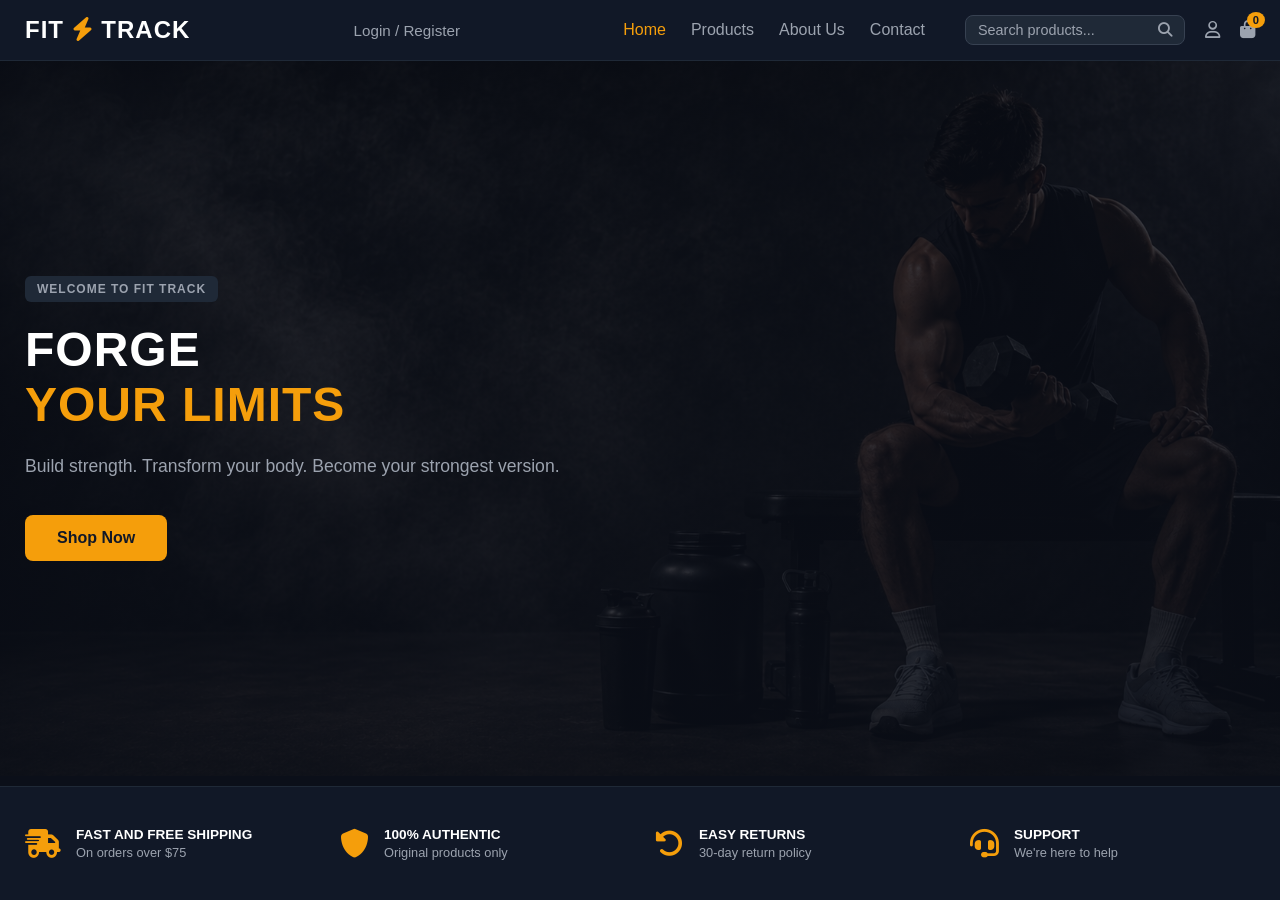
<file: index.html>
<!DOCTYPE html>
<html lang="en">
<head>
	<meta charset="UTF-8">
	<title>Fit Track - Home</title>
	<meta name="viewport" content="width=device-width, initial-scale=1.0">
	<link rel="stylesheet" href="https://cdnjs.cloudflare.com/ajax/libs/font-awesome/6.5.1/css/all.min.css">
	<link rel="stylesheet" href="index.css">
</head>
<body>

<header id="header">
	<div class="header-container">
		<a href="index.html" class="logo">FIT <span class="logo-flash"><i class="fa-solid fa-bolt"></i></span> TRACK</a>
		<a href="login.html" class="nav-login-link" style="color: #9ca3af; text-decoration: none; font-weight: 500; font-size: 0.95rem; transition: color 0.2s;">Login / Register</a>
		<div class="header-navigation-block">
			<nav>
				<ul>
					<li><a href="index.html" class="active">Home</a></li>
					<li><a href="products.html">Products</a></li>
					<li><a href="about.html">About Us</a></li>
					<li><a href="contact.html">Contact</a></li>
				</ul>
			</nav>

			<div class="header-right">
				<div class="search-box">
					<input type="text" placeholder="Search products...">
					<button type="submit"><i class="fa-solid fa-magnifying-glass"></i></button>
				</div>
				<a href="login.html" class="icon-link"><i class="fa-regular fa-user"></i></a>

				<!-- Sliding Cart Trigger -->
				<button id="cart-toggle-btn" class="icon-link" type="button">
					<i class="fa-solid fa-bag-shopping"></i>
					<span id="cart-count">0</span>
				</button>
			</div>
		</div>
	</div>
</header>

<main id="body">
	<section class="hero-section">
		<div class="hero-content">
			<span class="badge-pill">WELCOME TO FIT TRACK</span>
			<h1 class="hero-title">FORGE <br><span class="highlight">YOUR LIMITS</span></h1>
			<p class="hero-subtitle">Build strength. Transform your body. Become your strongest version.</p>
			<div class="hero-actions">
				<a class="shop-btn" href="products.html">Shop Now</a>
			</div>
		</div>
	</section>
</main>

<div id="cart-modal" class="cart-modal">
	<div class="cart-content">
		<div class="cart-header">
			<h2>Your Shopping Cart</h2>
			<button id="close-cart" class="close-cart-btn">&times;</button>
		</div>
		<div id="cart-items-container" class="cart-items-container">
			<p class="empty-cart-msg">Your cart is currently empty.</p>
		</div>
		<div class="cart-footer">
			<div class="cart-total-row">
				<span>Total:</span>
				<span id="cart-total-price">$0.00</span>
			</div>
			<a href="cart.html" class="checkout-btn" style="text-align: center; text-decoration: none; display: block;">Proceed to Checkout</a>
		</div>
	</div>
</div>

<footer>
	<div class="footer-item">
		<i class="fa-solid fa-truck-fast"></i>
		<div>
			<h4>FAST AND FREE SHIPPING</h4>
			<p>On orders over $75</p>
		</div>
	</div>

	<div class="footer-item">
		<i class="fa-solid fa-shield"></i>
		<div>
			<h4>100% AUTHENTIC</h4>
			<p>Original products only</p>
		</div>
	</div>

	<div class="footer-item">
		<i class="fa-solid fa-rotate-left"></i>
		<div>
			<h4>EASY RETURNS</h4>
			<p>30-day return policy</p>
		</div>
	</div>

	<div class="footer-item">
		<i class="fa-solid fa-headset"></i>
		<div>
			<h4>SUPPORT</h4>
			<p>We're here to help</p>
		</div>
	</div>
</footer>
<script>
	document.addEventListener('DOMContentLoaded', () => {
		const searchInput = document.getElementById('search-input');
		const priceRange = document.getElementById('price-range');
		const priceMaximum = document.getElementById('price-maximum');
		const clearBtn = document.getElementById('clear-filters');
		const categoryLinks = document.querySelectorAll('.category-link');
		const brandCheckboxes = document.querySelectorAll('input[name="brand"]');
		const flavourCheckboxes = document.querySelectorAll('input[name="flavour"]');
		const productCards = document.querySelectorAll('.product-card');
		const noResultsMsg = document.getElementById('no-results');

		// Cart Elements
		const cartToggleBtn = document.getElementById('cart-toggle-btn');
		const cartModal = document.getElementById('cart-modal');
		const closeCartBtn = document.getElementById('close-cart');
		const cartItemsContainer = document.getElementById('cart-items-container');
		const cartCountSpan = document.getElementById('cart-count');
		const cartTotalPriceSpan = document.getElementById('cart-total-price');
		const addToCartButtons = document.querySelectorAll('.add-to-cart-btn');

		let cart = JSON.parse(localStorage.getItem('fitTrackCart')) || [];
		let currentCategory = 'all';

		updateCartUI();

		function filterProducts() {
			if (!searchInput) return;
			const searchTerm = searchInput.value.toLowerCase().trim();
			const maxPrice = parseFloat(priceRange.value);

			const selectedBrands = Array.from(brandCheckboxes).filter(cb => cb.checked).map(cb => cb.value);
			const selectedFlavours = Array.from(flavourCheckboxes).filter(cb => cb.checked).map(cb => cb.value);

			let visibleCount = 0;

			productCards.forEach(card => {
				const category = card.getAttribute('data-category');
				const brand = card.getAttribute('data-brand');
				const flavour = card.getAttribute('data-flavour');
				const price = parseFloat(card.getAttribute('data-price'));
				const titleElement = card.querySelector('h4') || card.querySelector('h3');
				const titleText = titleElement ? titleElement.textContent.toLowerCase() : '';

				const matchesCategory = (currentCategory === 'all' || category === currentCategory);
				const matchesSearch = (searchTerm === '' || titleText.includes(searchTerm));
				const matchesPrice = (price <= maxPrice);
				const matchesBrand = (selectedBrands.length === 0 || selectedBrands.includes(brand));
				const matchesFlavour = (selectedFlavours.length === 0 || selectedFlavours.includes(flavour));

				if (matchesCategory && matchesSearch && matchesPrice && matchesBrand && matchesFlavour) {
					card.style.display = 'flex';
					visibleCount++;
				} else {
					card.style.display = 'none';
				}
			});

			if (noResultsMsg) {
				noResultsMsg.style.display = (visibleCount === 0) ? 'block' : 'none';
			}
		}

		if (searchInput) searchInput.addEventListener('input', filterProducts);
		if (priceRange) {
			priceRange.addEventListener('input', (e) => {
				priceMaximum.textContent = '\$' + e.target.value;
				filterProducts();
			});
		}

		categoryLinks.forEach(link => {
			link.addEventListener('click', (e) => {
				e.preventDefault();
				categoryLinks.forEach(l => l.parentElement.classList.remove('selected'));
				link.parentElement.classList.add('selected');
				currentCategory = link.getAttribute('data-category');
				filterProducts();
			});
		});

		brandCheckboxes.forEach(cb => cb.addEventListener('change', filterProducts));
		flavourCheckboxes.forEach(cb => cb.addEventListener('change', filterProducts));

		if (clearBtn) {
			clearBtn.addEventListener('click', () => {
				searchInput.value = '';
				priceRange.value = 150;
				priceMaximum.textContent = '\$150';
				brandCheckboxes.forEach(cb => cb.checked = false);
				flavourCheckboxes.forEach(cb => cb.checked = false);
				currentCategory = 'all';
				categoryLinks.forEach(l => l.parentElement.classList.remove('selected'));
				const allCat = document.querySelector('.category-link[data-category="all"]');
				if (allCat) allCat.parentElement.classList.add('selected');
				filterProducts();
			});
		}

		function updateCartUI() {
			if (!cartCountSpan) return;

			cartCountSpan.textContent = cart.reduce((acc, item) => acc + item.quantity, 0);

			localStorage.setItem('fitTrackCart', JSON.stringify(cart));

			if (cart.length === 0) {
				cartItemsContainer.innerHTML = '<p class="empty-cart-msg">Your cart is currently empty.</p>';
				cartTotalPriceSpan.textContent = '\$0.00';
				return;
			}

			let html = '';
			let total = 0;

			cart.forEach((item, index) => {
				const itemTotal = item.price * item.quantity;
				total += itemTotal;
				html += `
                <div class="cart-item" style="display: flex; justify-content: space-between; align-items: center; margin-bottom: 12px; border-bottom: 1px solid #1f2937; padding-bottom: 10px;">
                    <div class="cart-item-info">
                        <h4 style="font-size: 0.85rem; color: #fff; margin-bottom: 3px;">${item.name}</h4>
                        <p style="font-size: 0.75rem; color: #9ca3af;">$${item.price.toFixed(2)} x ${item.quantity}</p>
                    </div>
                    <div class="cart-item-actions" style="display: flex; align-items: center; gap: 8px;">
                        <button onclick="changeQty(${index}, -1)" style="background: #1f2937; color: #fff; border: none; padding: 2px 8px; border-radius: 4px; cursor: pointer;">-</button>
                        <span style="font-size: 0.85rem;">${item.quantity}</span>
                        <button onclick="changeQty(${index}, 1)" style="background: #1f2937; color: #fff; border: none; padding: 2px 8px; border-radius: 4px; cursor: pointer;">+</button>
                        <button class="remove-btn" onclick="removeItem(${index})" style="background: transparent; color: #ef4444; border: none; cursor: pointer;"><i class="fa-solid fa-trash"></i></button>
                    </div>
                </div>
            `;
			});

			cartItemsContainer.innerHTML = html;
			cartTotalPriceSpan.textContent = '\$' + total.toFixed(2);
		}

		window.changeQty = function(index, delta) {
			cart[index].quantity += delta;
			if (cart[index].quantity <= 0) {
				cart.splice(index, 1);
			}
			updateCartUI();
		}

		window.removeItem = function(index) {
			cart.splice(index, 1);
			updateCartUI();
		}

		addToCartButtons.forEach(btn => {
			btn.addEventListener('click', () => {
				const name = btn.getAttribute('data-name');
				const price = parseFloat(btn.getAttribute('data-price'));
				const img = btn.getAttribute('data-img') || 'images/standard.png';

				const existing = cart.find(item => item.name === name);
				if (existing) {
					existing.quantity++;
				} else {
					cart.push({ name, price, quantity: 1, img });
				}
				updateCartUI();
				if (cartModal) cartModal.style.display = 'flex';
			});
		});

		if (cartToggleBtn && cartModal && closeCartBtn) {
			cartToggleBtn.addEventListener('click', (e) => {
				e.preventDefault();
				cartModal.style.display = 'flex';
			});

			closeCartBtn.addEventListener('click', () => {
				cartModal.style.display = 'none';
			});

			window.addEventListener('click', (e) => {
				if (e.target === cartModal) {
					cartModal.style.display = 'none';
				}
			});
		}
	});
</script>

</body>
</html>
</file>
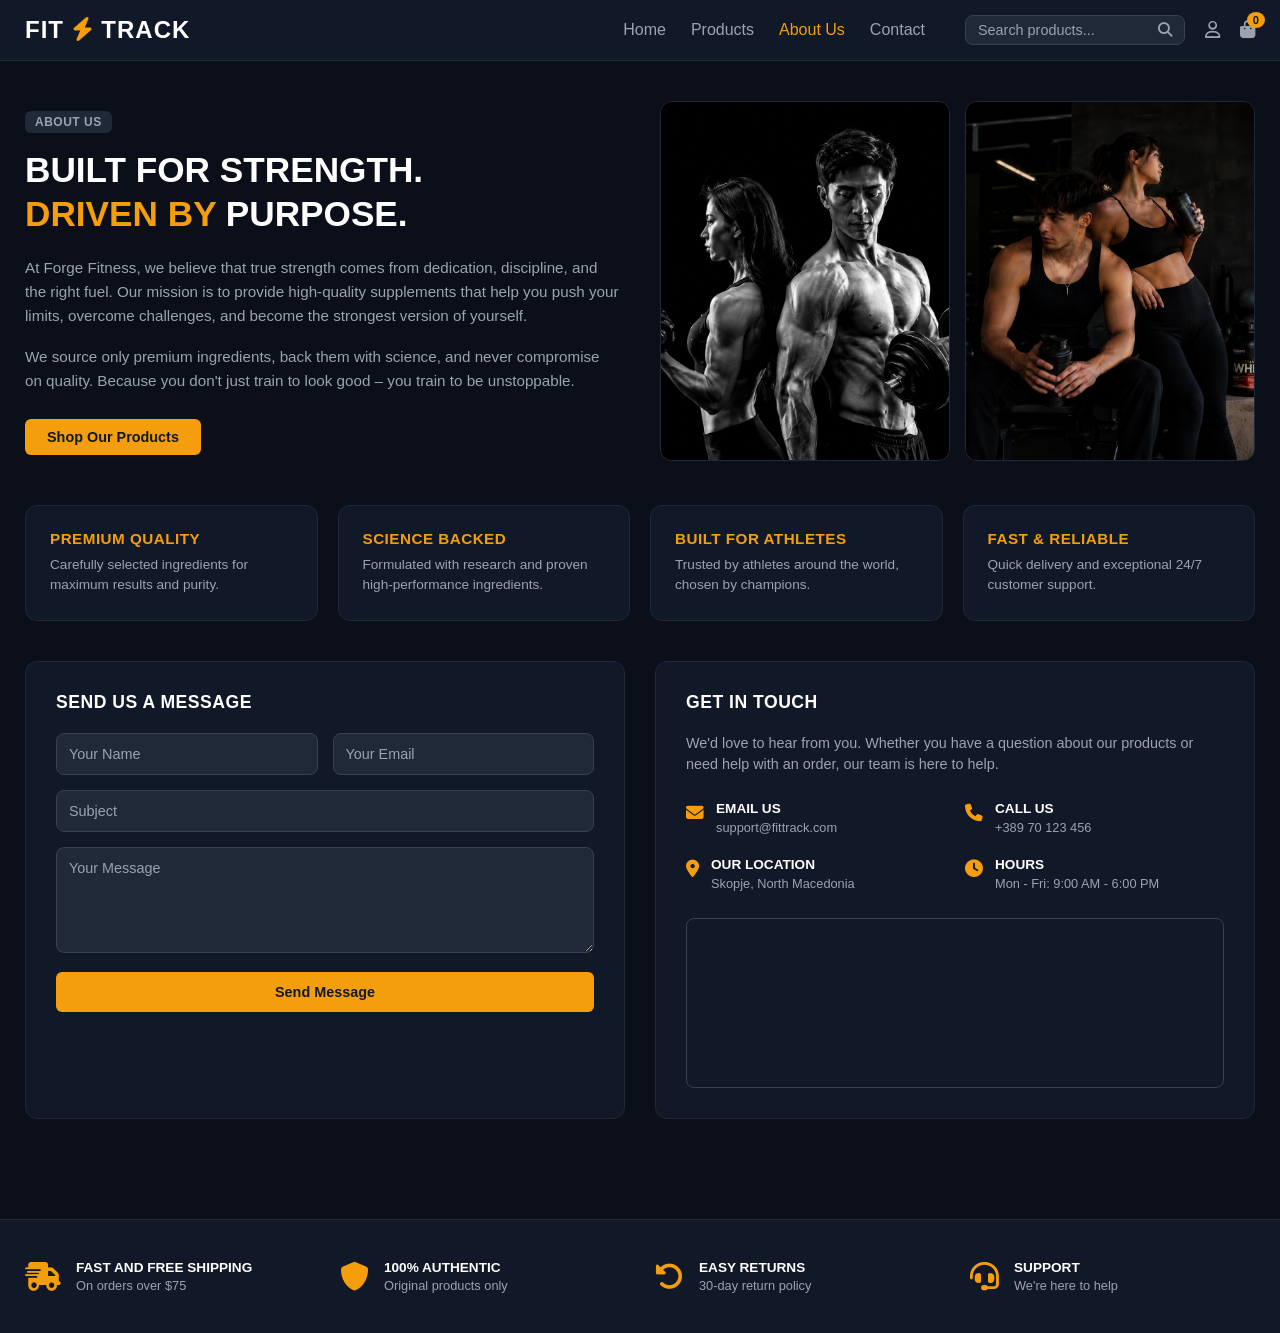
<file: about.html>
<!DOCTYPE html>
<html lang="en">
<head>
    <meta charset="UTF-8">
    <title>Fit Track - About Us</title>
    <meta name="viewport" content="width=device-width, initial-scale=1.0">
    <link rel="stylesheet" href="https://cdnjs.cloudflare.com/ajax/libs/font-awesome/6.5.1/css/all.min.css">
    <link rel="stylesheet" href="about.css">
</head>
<body>

<header id="header">
    <div class="header-container">
        <a href="index.html" class="logo">FIT <span class="logo-flash"><i class="fa-solid fa-bolt"></i></span> TRACK</a>

        <div class="header-navigation-block">
            <nav>
                <ul>
                    <li><a href="index.html">Home</a></li>
                    <li><a href="products.html">Products</a></li>
                    <li><a href="about.html" class="active">About Us</a></li>
                    <li><a href="contact.html">Contact</a></li>
                </ul>
            </nav>

            <div class="header-right">
                <div class="search-box">
                    <input type="text" placeholder="Search products...">
                    <button type="submit"><i class="fa-solid fa-magnifying-glass"></i></button>
                </div>
                <a href="login.html" class="icon-link"><i class="fa-regular fa-user"></i></a>

                <button id="cart-toggle-btn" class="icon-link" type="button">
                    <i class="fa-solid fa-bag-shopping"></i>
                    <span id="cart-count">0</span>
                </button>
            </div>
        </div>
    </div>
</header>

<main id="body">

    <section class="about-hero">
        <div class="about-text-side">
            <span class="badge-pill">ABOUT US</span>
            <h1>BUILT FOR STRENGTH.<br><span class="highlight">DRIVEN BY</span> PURPOSE.</h1>
            <p>At Forge Fitness, we believe that true strength comes from dedication, discipline, and the right fuel. Our mission is to provide high-quality supplements that help you push your limits, overcome challenges, and become the strongest version of yourself.</p>
            <p>We source only premium ingredients, back them with science, and never compromise on quality. Because you don't just train to look good – you train to be unstoppable.</p>
            <a href="products.html" class="cta-btn">Shop Our Products</a>
        </div>
        <div class="about-image-side">
            <div class="img-box"><img src="images/about-man-workout.png" alt="Athlete training"></div>
            <div class="img-box"><img src="images/about-couple-gym.png" alt="Couple in gym"></div>
        </div>
    </section>

    <section class="values-strip">
        <div class="value-card">
            <h4>PREMIUM QUALITY</h4>
            <p>Carefully selected ingredients for maximum results and purity.</p>
        </div>
        <div class="value-card">
            <h4>SCIENCE BACKED</h4>
            <p>Formulated with research and proven high-performance ingredients.</p>
        </div>
        <div class="value-card">
            <h4>BUILT FOR ATHLETES</h4>
            <p>Trusted by athletes around the world, chosen by champions.</p>
        </div>
        <div class="value-card">
            <h4>FAST & RELIABLE</h4>
            <p>Quick delivery and exceptional 24/7 customer support.</p>
        </div>
    </section>

    <section id="contact-section" class="contact-container">

        <div class="contact-card message-box">
            <h3>SEND US A MESSAGE</h3>
            <form action="#" method="POST">
                <div class="form-row">
                    <input type="text" placeholder="Your Name" required>
                    <input type="email" placeholder="Your Email" required>
                </div>
                <input type="text" placeholder="Subject" required>
                <textarea placeholder="Your Message" rows="5" required></textarea>
                <button type="submit" class="send-btn">Send Message</button>
            </form>
        </div>

        <div class="contact-card info-box">
            <h3>GET IN TOUCH</h3>
            <p class="intro-p">We'd love to hear from you. Whether you have a question about our products or need help with an order, our team is here to help.</p>

            <div class="info-grid">
                <div class="info-block">
                    <i class="fa-solid fa-envelope"></i>
                    <div>
                        <h5>EMAIL US</h5>
                        <p>support@fittrack.com</p>
                    </div>
                </div>
                <div class="info-block">
                    <i class="fa-solid fa-phone"></i>
                    <div>
                        <h5>CALL US</h5>
                        <p>+389 70 123 456</p>
                    </div>
                </div>
                <div class="info-block">
                    <i class="fa-solid fa-location-dot"></i>
                    <div>
                        <h5>OUR LOCATION</h5>
                        <p>Skopje, North Macedonia</p>
                    </div>
                </div>
                <div class="info-block">
                    <i class="fa-solid fa-clock"></i>
                    <div>
                        <h5>HOURS</h5>
                        <p>Mon - Fri: 9:00 AM - 6:00 PM</p>
                    </div>
                </div>
            </div>

            <div class="map-placeholder">
                <iframe src="https://www.google.com/maps/embed?pb=!1m18!1m12!1m3!1d94863.91185565578!2d21.353381615967073!3d41.99911902888265!2m3!1f0!2f0!3f0!3m2!1i1024!2i768!4f13.1!3m3!1m2!1s0x135415a58c63cb09%3A0x2f6cf9bc23fe71!2sSkopje!5e0!3m2!1sen!2smk!4v1710000000000!5m2!1sen!2smk" width="100%" height="100%" style="border:0;" allowfullscreen="" loading="lazy"></iframe>
            </div>
        </div>

    </section>
</main>

<div id="cart-modal" class="cart-modal">
    <div class="cart-content">
        <div class="cart-header">
            <h2>Your Shopping Cart</h2>
            <button id="close-cart" class="close-cart-btn">&times;</button>
        </div>
        <div id="cart-items-container" class="cart-items-container">
            <p class="empty-cart-msg">Your cart is currently empty.</p>
        </div>
        <div class="cart-footer">
            <div class="cart-total-row">
                <span>Total:</span>
                <span id="cart-total-price">$0.00</span>
            </div>
            <a href="cart.html" class="checkout-btn">Proceed to Checkout</a>
        </div>
    </div>
</div>

<footer>
    <div class="footer-item">
        <i class="fa-solid fa-truck-fast"></i>
        <div>
            <h4>FAST AND FREE SHIPPING</h4>
            <p>On orders over $75</p>
        </div>
    </div>

    <div class="footer-item">
        <i class="fa-solid fa-shield"></i>
        <div>
            <h4>100% AUTHENTIC</h4>
            <p>Original products only</p>
        </div>
    </div>

    <div class="footer-item">
        <i class="fa-solid fa-rotate-left"></i>
        <div>
            <h4>EASY RETURNS</h4>
            <p>30-day return policy</p>
        </div>
    </div>

    <div class="footer-item">
        <i class="fa-solid fa-headset"></i>
        <div>
            <h4>SUPPORT</h4>
            <p>We're here to help</p>
        </div>
    </div>
</footer>

<script>
    document.addEventListener('DOMContentLoaded', () => {
        const searchInput = document.getElementById('search-input');
        const priceRange = document.getElementById('price-range');
        const priceMaximum = document.getElementById('price-maximum');
        const clearBtn = document.getElementById('clear-filters');
        const categoryLinks = document.querySelectorAll('.category-link');
        const brandCheckboxes = document.querySelectorAll('input[name="brand"]');
        const flavourCheckboxes = document.querySelectorAll('input[name="flavour"]');
        const productCards = document.querySelectorAll('.product-card');
        const noResultsMsg = document.getElementById('no-results');

        const cartToggleBtn = document.getElementById('cart-toggle-btn');
        const cartModal = document.getElementById('cart-modal');
        const closeCartBtn = document.getElementById('close-cart');
        const cartItemsContainer = document.getElementById('cart-items-container');
        const cartCountSpan = document.getElementById('cart-count');
        const cartTotalPriceSpan = document.getElementById('cart-total-price');
        const addToCartButtons = document.querySelectorAll('.add-to-cart-btn');

        let cart = JSON.parse(localStorage.getItem('fitTrackCart')) || [];
        let currentCategory = 'all';

        updateCartUI();

        function filterProducts() {
            if (!searchInput) return;
            const searchTerm = searchInput.value.toLowerCase().trim();
            const maxPrice = parseFloat(priceRange.value);

            const selectedBrands = Array.from(brandCheckboxes).filter(cb => cb.checked).map(cb => cb.value);
            const selectedFlavours = Array.from(flavourCheckboxes).filter(cb => cb.checked).map(cb => cb.value);

            let visibleCount = 0;

            productCards.forEach(card => {
                const category = card.getAttribute('data-category');
                const brand = card.getAttribute('data-brand');
                const flavour = card.getAttribute('data-flavour');
                const price = parseFloat(card.getAttribute('data-price'));
                const titleElement = card.querySelector('h4') || card.querySelector('h3');
                const titleText = titleElement ? titleElement.textContent.toLowerCase() : '';

                const matchesCategory = (currentCategory === 'all' || category === currentCategory);
                const matchesSearch = (searchTerm === '' || titleText.includes(searchTerm));
                const matchesPrice = (price <= maxPrice);
                const matchesBrand = (selectedBrands.length === 0 || selectedBrands.includes(brand));
                const matchesFlavour = (selectedFlavours.length === 0 || selectedFlavours.includes(flavour));

                if (matchesCategory && matchesSearch && matchesPrice && matchesBrand && matchesFlavour) {
                    card.style.display = 'flex';
                    visibleCount++;
                } else {
                    card.style.display = 'none';
                }
            });

            if (noResultsMsg) {
                noResultsMsg.style.display = (visibleCount === 0) ? 'block' : 'none';
            }
        }

        if (searchInput) searchInput.addEventListener('input', filterProducts);
        if (priceRange) {
            priceRange.addEventListener('input', (e) => {
                priceMaximum.textContent = '\$' + e.target.value;
                filterProducts();
            });
        }

        categoryLinks.forEach(link => {
            link.addEventListener('click', (e) => {
                e.preventDefault();
                categoryLinks.forEach(l => l.parentElement.classList.remove('selected'));
                link.parentElement.classList.add('selected');
                currentCategory = link.getAttribute('data-category');
                filterProducts();
            });
        });

        brandCheckboxes.forEach(cb => cb.addEventListener('change', filterProducts));
        flavourCheckboxes.forEach(cb => cb.addEventListener('change', filterProducts));

        if (clearBtn) {
            clearBtn.addEventListener('click', () => {
                searchInput.value = '';
                priceRange.value = 150;
                priceMaximum.textContent = '\$150';
                brandCheckboxes.forEach(cb => cb.checked = false);
                flavourCheckboxes.forEach(cb => cb.checked = false);
                currentCategory = 'all';
                categoryLinks.forEach(l => l.parentElement.classList.remove('selected'));
                const allCat = document.querySelector('.category-link[data-category="all"]');
                if (allCat) allCat.parentElement.classList.add('selected');
                filterProducts();
            });
        }

        function updateCartUI() {
            if (!cartCountSpan) return;

            cartCountSpan.textContent = cart.reduce((acc, item) => acc + item.quantity, 0);

            localStorage.setItem('fitTrackCart', JSON.stringify(cart));

            if (cart.length === 0) {
                cartItemsContainer.innerHTML = '<p class="empty-cart-msg">Your cart is currently empty.</p>';
                cartTotalPriceSpan.textContent = '\$0.00';
                return;
            }

            let html = '';
            let total = 0;

            cart.forEach((item, index) => {
                const itemTotal = item.price * item.quantity;
                total += itemTotal;
                html += `
                <div class="cart-item" style="display: flex; justify-content: space-between; align-items: center; margin-bottom: 12px; border-bottom: 1px solid #1f2937; padding-bottom: 10px;">
                    <div class="cart-item-info">
                        <h4 style="font-size: 0.85rem; color: #fff; margin-bottom: 3px;">${item.name}</h4>
                        <p style="font-size: 0.75rem; color: #9ca3af;">$${item.price.toFixed(2)} x ${item.quantity}</p>
                    </div>
                    <div class="cart-item-actions" style="display: flex; align-items: center; gap: 8px;">
                        <button onclick="changeQty(${index}, -1)" style="background: #1f2937; color: #fff; border: none; padding: 2px 8px; border-radius: 4px; cursor: pointer;">-</button>
                        <span style="font-size: 0.85rem;">${item.quantity}</span>
                        <button onclick="changeQty(${index}, 1)" style="background: #1f2937; color: #fff; border: none; padding: 2px 8px; border-radius: 4px; cursor: pointer;">+</button>
                        <button class="remove-btn" onclick="removeItem(${index})" style="background: transparent; color: #ef4444; border: none; cursor: pointer;"><i class="fa-solid fa-trash"></i></button>
                    </div>
                </div>
            `;
            });

            cartItemsContainer.innerHTML = html;
            cartTotalPriceSpan.textContent = '\$' + total.toFixed(2);
        }

        window.changeQty = function(index, delta) {
            cart[index].quantity += delta;
            if (cart[index].quantity <= 0) {
                cart.splice(index, 1);
            }
            updateCartUI();
        }

        window.removeItem = function(index) {
            cart.splice(index, 1);
            updateCartUI();
        }

        addToCartButtons.forEach(btn => {
            btn.addEventListener('click', () => {
                const name = btn.getAttribute('data-name');
                const price = parseFloat(btn.getAttribute('data-price'));
                const img = btn.getAttribute('data-img') || 'images/standard.png';

                const existing = cart.find(item => item.name === name);
                if (existing) {
                    existing.quantity++;
                } else {
                    cart.push({ name, price, quantity: 1, img });
                }
                updateCartUI();
                if (cartModal) cartModal.style.display = 'flex';
            });
        });

        if (cartToggleBtn && cartModal && closeCartBtn) {
            cartToggleBtn.addEventListener('click', (e) => {
                e.preventDefault();
                cartModal.style.display = 'flex';
            });

            closeCartBtn.addEventListener('click', () => {
                cartModal.style.display = 'none';
            });

            window.addEventListener('click', (e) => {
                if (e.target === cartModal) {
                    cartModal.style.display = 'none';
                }
            });
        }
    });
</script>

</body>
</html>
</file>
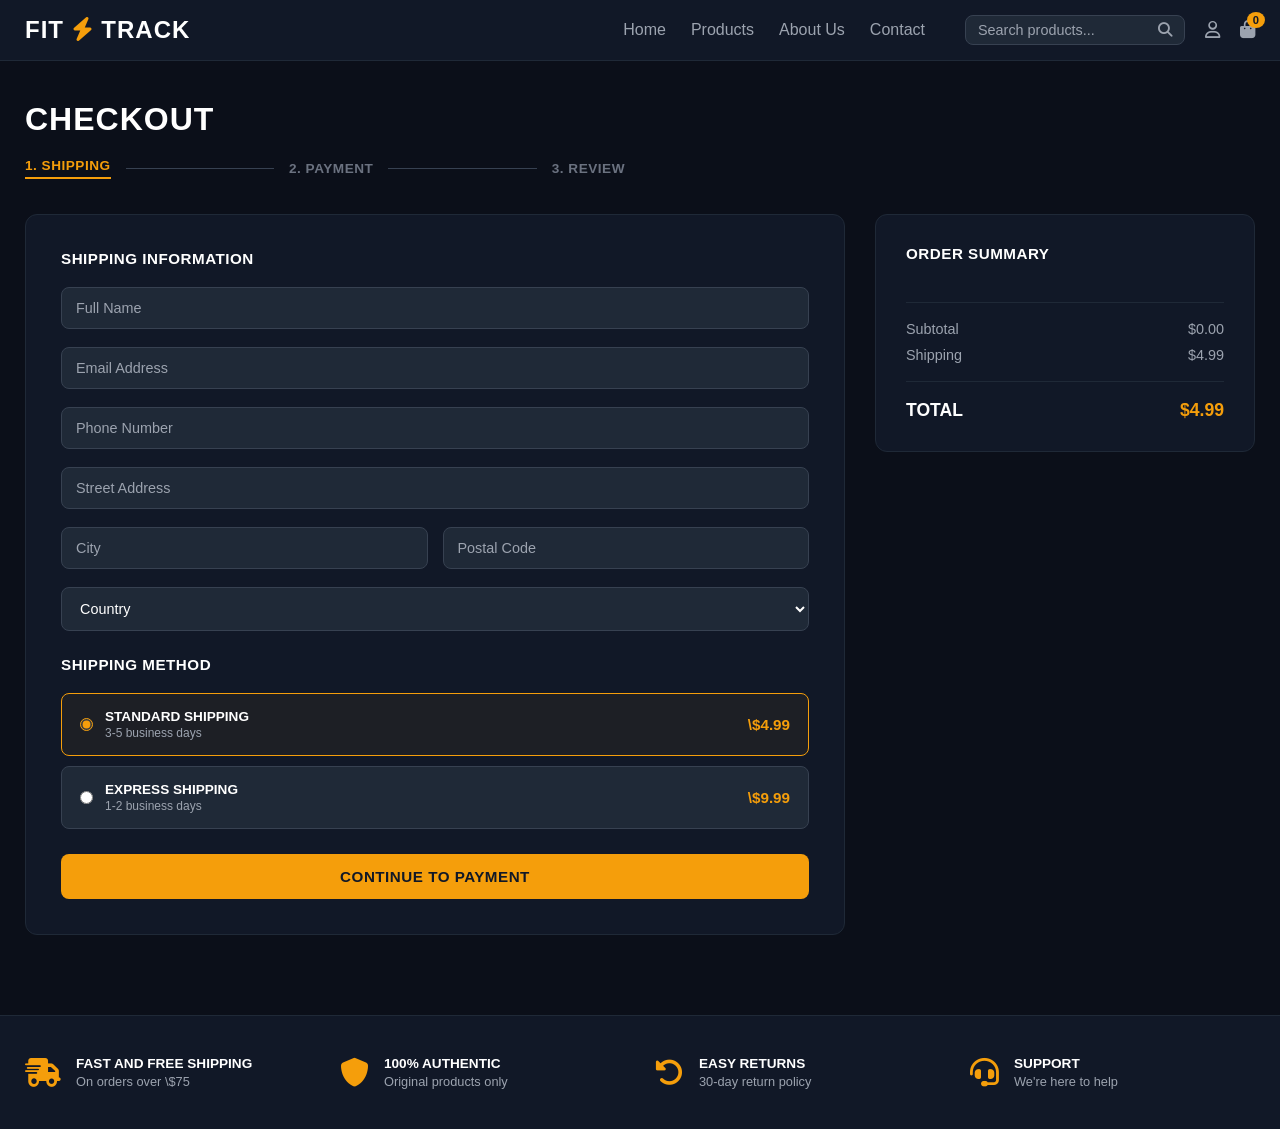
<file: cart.html>
<!DOCTYPE html>
<html lang="en">
<head>
    <meta charset="UTF-8">
    <title>Fit Track - Checkout</title>
    <meta name="viewport" content="width=device-width, initial-scale=1.0">
    <link rel="stylesheet" href="https://cdnjs.cloudflare.com/ajax/libs/font-awesome/6.5.1/css/all.min.css">
    <link rel="stylesheet" href="cart.css">
</head>
<body>

<header id="header">
    <div class="header-container">
        <a href="index.html" class="logo">FIT <span class="logo-flash"><i class="fa-solid fa-bolt"></i></span> TRACK</a>

        <div class="header-navigation-block">
            <nav>
                <ul>
                    <li><a href="index.html">Home</a></li>
                    <li><a href="products.html">Products</a></li>
                    <li><a href="about.html">About Us</a></li>
                    <li><a href="contact.html">Contact</a></li>
                </ul>
            </nav>

            <div class="header-right">
                <div class="search-box">
                    <input type="text" placeholder="Search products...">
                    <button type="submit"><i class="fa-solid fa-magnifying-glass"></i></button>
                </div>
                <a href="login.html" class="icon-link"><i class="fa-regular fa-user"></i></a>
                <button id="cart-toggle-btn" class="icon-link" type="button">
                    <i class="fa-solid fa-bag-shopping"></i>
                    <span id="cart-count">0</span>
                </button>
            </div>
        </div>
    </div>
</header>

<main class="page-content">
    <div class="header-title">CHECKOUT</div>

    <div class="steps-bar">
        <span class="step active">1. SHIPPING</span>
        <div class="step-line"></div>
        <span class="step">2. PAYMENT</span>
        <div class="step-line"></div>
        <span class="step">3. REVIEW</span>
    </div>

    <div class="checkout-container">

        <div class="checkout-form">
            <div class="section-title">SHIPPING INFORMATION</div>

            <form id="checkout-form">
                <div class="form-group">
                    <input type="text" placeholder="Full Name" required>
                </div>

                <div class="form-group">
                    <input type="email" placeholder="Email Address" required>
                </div>

                <div class="form-group">
                    <input type="tel" placeholder="Phone Number" required>
                </div>

                <div class="form-group">
                    <input type="text" placeholder="Street Address" required>
                </div>

                <div class="form-row">
                    <div class="form-group">
                        <input type="text" placeholder="City" required>
                    </div>
                    <div class="form-group">
                        <input type="text" placeholder="Postal Code" required>
                    </div>
                </div>

                <div class="form-group">
                    <select required>
                        <option value="" disabled selected hidden>Country</option>
                        <option value="US">United States</option>
                        <option value="CA">Canada</option>
                        <option value="UK">United Kingdom</option>
                        <option value="MK">North Macedonia</option>
                    </select>
                </div>

                <div class="shipping-methods">
                    <div class="section-title">SHIPPING METHOD</div>

                    <label class="shipping-option selected" style="cursor: pointer; display: flex; justify-content: space-between; align-items: center;">
                        <div class="shipping-left" style="display: flex; align-items: center; gap: 12px;">
                            <input type="radio" name="shipping" value="4.99" checked style="accent-color: #f59e0b;">
                            <div>
                                <div class="shipping-title">STANDARD SHIPPING</div>
                                <div class="shipping-desc">3-5 business days</div>
                            </div>
                        </div>
                        <div class="shipping-price">\$4.99</div>
                    </label>

                    <label class="shipping-option" style="cursor: pointer; display: flex; justify-content: space-between; align-items: center; margin-top: 10px;">
                        <div class="shipping-left" style="display: flex; align-items: center; gap: 12px;">
                            <input type="radio" name="shipping" value="9.99" style="accent-color: #f59e0b;">
                            <div>
                                <div class="shipping-title">EXPRESS SHIPPING</div>
                                <div class="shipping-desc">1-2 business days</div>
                            </div>
                        </div>
                        <div class="shipping-price">\$9.99</div>
                    </label>
                </div>

                <button type="submit" class="btn-submit" style="margin-top: 25px;">CONTINUE TO PAYMENT</button>
            </form>
        </div>

        <div class="summary-card">
            <div class="summary-title">ORDER SUMMARY</div>

            <!-- Dynamic items container injected via JavaScript -->
            <div id="checkout-items-list" style="display: flex; flex-direction: column; gap: 15px; margin-bottom: 20px; max-height: 350px; overflow-y: auto;">
                <p id="empty-checkout-msg" style="color: #9ca3af; text-align: center; font-size: 0.9rem;">Your cart is empty.</p>
            </div>

            <div class="summary-divider"></div>

            <div class="summary-row">
                <span>Subtotal</span>
                <span id="summary-subtotal">\$0.00</span>
            </div>
            <div class="summary-row">
                <span>Shipping</span>
                <span id="summary-shipping">\$4.99</span>
            </div>

            <div class="summary-divider"></div>

            <div class="summary-row total">
                <span>TOTAL</span>
                <span id="summary-total" class="total-price">\$4.99</span>
            </div>
        </div>
    </div>
</main>

<div id="cart-modal" class="cart-modal">
    <div class="cart-content">
        <div class="cart-header">
            <h2>Your Shopping Cart</h2>
            <button id="close-cart" class="close-cart-btn">&times;</button>
        </div>
        <div id="cart-items-container" class="cart-items-container">
            <p class="empty-cart-msg">Your cart is currently empty.</p>
        </div>
        <div class="cart-footer">
            <div class="cart-total-row">
                <span>Total:</span>
                <span id="cart-total-price">\$0.00</span>
            </div>
            <a href="cart.html" class="checkout-btn">Proceed to Checkout</a>
        </div>
    </div>
</div>

<footer>
    <div class="footer-item">
        <i class="fa-solid fa-truck-fast"></i>
        <div>
            <h4>FAST AND FREE SHIPPING</h4>
            <p>On orders over \$75</p>
        </div>
    </div>
    <div class="footer-item">
        <i class="fa-solid fa-shield"></i>
        <div>
            <h4>100% AUTHENTIC</h4>
            <p>Original products only</p>
        </div>
    </div>
    <div class="footer-item">
        <i class="fa-solid fa-rotate-left"></i>
        <div>
            <h4>EASY RETURNS</h4>
            <p>30-day return policy</p>
        </div>
    </div>
    <div class="footer-item">
        <i class="fa-solid fa-headset"></i>
        <div>
            <h4>SUPPORT</h4>
            <p>We're here to help</p>
        </div>
    </div>
</footer>

<script>
    document.addEventListener('DOMContentLoaded', () => {
        let cart = JSON.parse(localStorage.getItem('fitTrackCart')) || [];

        const itemsListContainer = document.getElementById('checkout-items-list');
        const subtotalEl = document.getElementById('summary-subtotal');
        const shippingEl = document.getElementById('summary-shipping');
        const totalEl = document.getElementById('summary-total');
        const emptyMsg = document.getElementById('empty-checkout-msg');

        function renderCheckoutSummary() {
            itemsListContainer.innerHTML = '';
            let subtotal = 0;

            if (cart.length === 0) {
                emptyMsg.style.display = 'block';
                subtotalEl.textContent = '\$0.00';
                shippingEl.textContent = '\$4.99';
                totalEl.textContent = '\$4.99';
                return;
            } else {
                emptyMsg.style.display = 'none';
            }

            cart.forEach(item => {
                const itemTotal = (item.price || 0) * (item.qty || 1);
                subtotal += itemTotal;

                const itemDiv = document.createElement('div');
                itemDiv.className = 'cart-item';
                itemDiv.style.cssText = "display: flex; align-items: center; gap: 15px;";
                itemDiv.innerHTML = `
                    <img src="${item.img || item.image || 'images/standard.png'}" alt="${item.name || 'Product'}" style="width: 55px; height: 55px; object-fit: contain; background: #1a1a1a; border-radius: 6px; padding: 4px;">
                    <div style="flex: 1;">
                        <div style="font-size: 0.85rem; font-weight: 700; color: #fff; margin-bottom: 3px;">${item.name || 'Product'}</div>
                        <div style="font-size: 0.75rem; color: #9ca3af;">${item.details || item.flavor || ''}</div>
                    </div>
                    <div style="text-align: right;">
                        <div style="font-size: 0.9rem; font-weight: 700; color: #fff;">$${itemTotal.toFixed(2)}</div>
                        <div style="font-size: 0.75rem; color: #9ca3af;">Qty: ${item.qty || 1}</div>
                    </div>
                `;
                itemsListContainer.appendChild(itemDiv);
            });

            const selectedShipping = document.querySelector('input[name="shipping"]:checked');
            let shippingCost = selectedShipping ? parseFloat(selectedShipping.value) : 4.99;

            subtotalEl.textContent = `$${subtotal.toFixed(2)}`;
            shippingEl.textContent = `$${shippingCost.toFixed(2)}`;
            totalEl.textContent = `$${(subtotal + shippingCost).toFixed(2)}`;
        }

        document.querySelectorAll('input[name="shipping"]').forEach(radio => {
            radio.addEventListener('change', renderCheckoutSummary);
        });

        renderCheckoutSummary();

        const cartToggleBtn = document.getElementById('cart-toggle-btn');
        const cartModal = document.getElementById('cart-modal');
        const closeCartBtn = document.getElementById('close-cart');

        if (cartToggleBtn && cartModal && closeCartBtn) {
            cartToggleBtn.addEventListener('click', (e) => {
                e.preventDefault();
                cartModal.style.display = 'flex';
            });

            closeCartBtn.addEventListener('click', () => {
                cartModal.style.display = 'none';
            });

            window.addEventListener('click', (e) => {
                if (e.target === cartModal) {
                    cartModal.style.display = 'none';
                }
            });
        }
    });
</script>
</body>
</html>
</file>
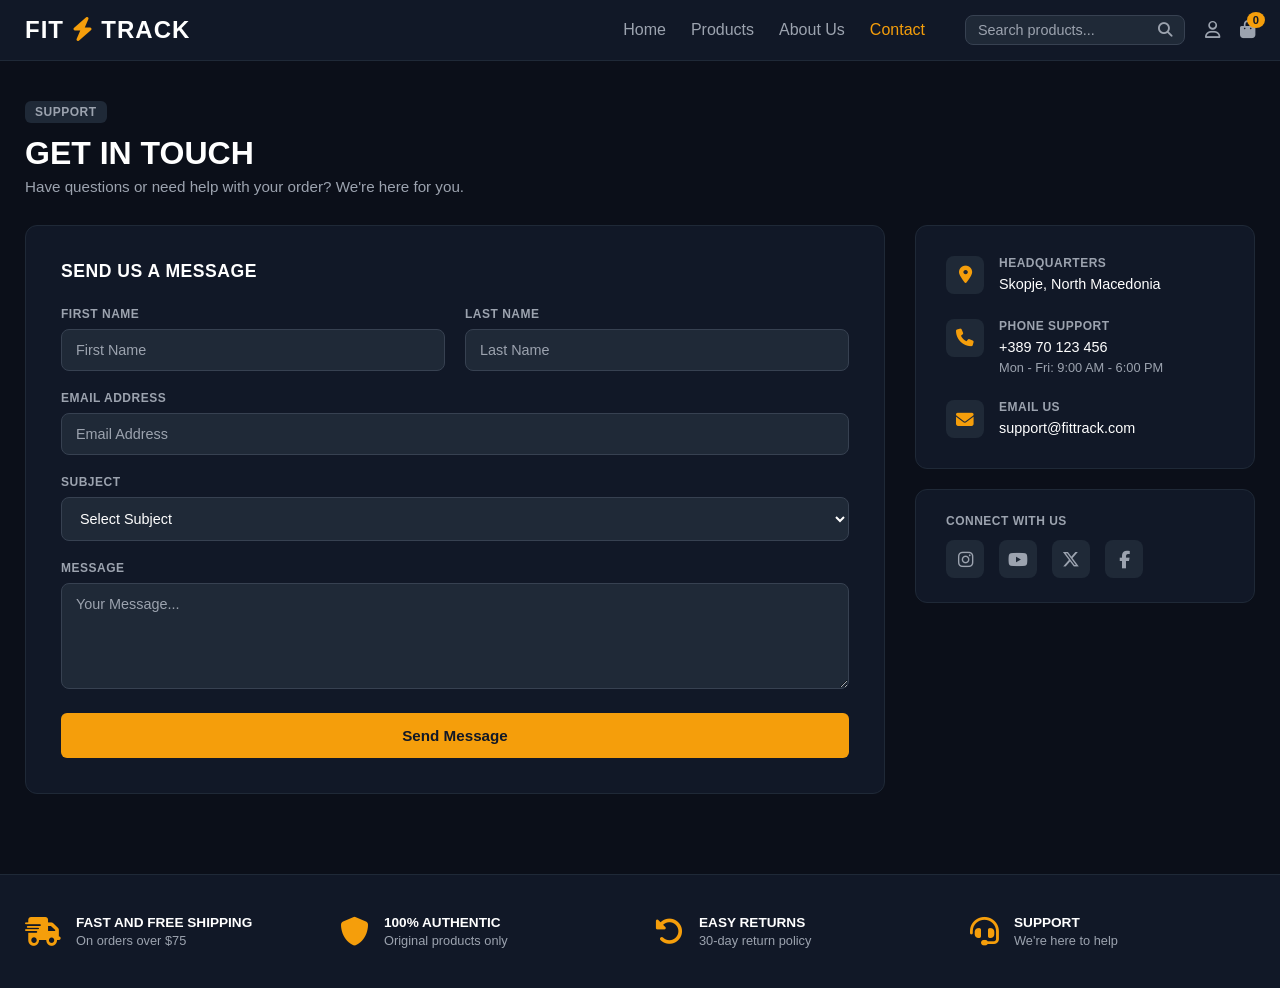
<file: contact.html>
<!DOCTYPE html>
<html lang="en">
<head>
    <meta charset="UTF-8">
    <title>Fit Track - Contact Us</title>
    <meta name="viewport" content="width=device-width, initial-scale=1.0">
    <link rel="stylesheet" href="https://cdnjs.cloudflare.com/ajax/libs/font-awesome/6.5.1/css/all.min.css">
    <link rel="stylesheet" href="contact.css">
</head>
<body>

<header id="header">
    <div class="header-container">
        <a href="index.html" class="logo">FIT <span class="logo-flash"><i class="fa-solid fa-bolt"></i></span> TRACK</a>

        <div class="header-navigation-block">
            <nav>
                <ul>
                    <li><a href="index.html">Home</a></li>
                    <li><a href="products.html">Products</a></li>
                    <li><a href="about.html">About Us</a></li>
                    <li><a href="contact.html" class="active">Contact</a></li>
                </ul>
            </nav>

            <div class="header-right">
                <div class="search-box">
                    <input type="text" placeholder="Search products...">
                    <button type="submit"><i class="fa-solid fa-magnifying-glass"></i></button>
                </div>
                <a href="login.html" class="icon-link"><i class="fa-regular fa-user"></i></a>

                <button id="cart-toggle-btn" class="icon-link" type="button">
                    <i class="fa-solid fa-bag-shopping"></i>
                    <span id="cart-count">0</span>
                </button>
            </div>
        </div>
    </div>
</header>

<main class="page-content">
    <div class="page-header-row">
        <span class="badge-pill">SUPPORT</span>
        <h1 class="page-title">GET IN TOUCH</h1>
        <p class="page-subtitle">Have questions or need help with your order? We're here for you.</p>
    </div>

    <div class="contact-container">

        <div class="contact-form-card">
            <h2 class="section-title">SEND US A MESSAGE</h2>
            <form>
                <div class="form-row">
                    <div class="form-group">
                        <label for="first-name">FIRST NAME</label>
                        <input type="text" id="first-name" placeholder="First Name" required>
                    </div>
                    <div class="form-group">
                        <label for="last-name">LAST NAME</label>
                        <input type="text" id="last-name" placeholder="Last Name" required>
                    </div>
                </div>

                <div class="form-group">
                    <label for="email">EMAIL ADDRESS</label>
                    <input type="email" id="email" placeholder="Email Address" required>
                </div>

                <div class="form-group">
                    <label for="subject">SUBJECT</label>
                    <select id="subject" required>
                        <option value="" disabled selected hidden>Select Subject</option>
                        <option value="order">Order Status &amp; Tracking</option>
                        <option value="product">Product Support</option>
                        <option value="returns">Returns &amp; Refunds</option>
                        <option value="other">General Inquiry</option>
                    </select>
                </div>

                <div class="form-group">
                    <label for="message">MESSAGE</label>
                    <textarea id="message" rows="5" placeholder="Your Message..." required></textarea>
                </div>

                <button type="submit" class="btn-submit">Send Message</button>
            </form>
        </div>

        <div class="info-sidebar">
            <div class="info-card">
                <div class="info-item">
                    <div class="info-icon"><i class="fa-solid fa-location-dot"></i></div>
                    <div>
                        <div class="info-label">HEADQUARTERS</div>
                        <div class="info-value">Skopje, North Macedonia</div>
                    </div>
                </div>

                <div class="info-item">
                    <div class="info-icon"><i class="fa-solid fa-phone"></i></div>
                    <div>
                        <div class="info-label">PHONE SUPPORT</div>
                        <div class="info-value">+389 70 123 456</div>
                        <div class="info-subtext">Mon - Fri: 9:00 AM - 6:00 PM</div>
                    </div>
                </div>

                <div class="info-item">
                    <div class="info-icon"><i class="fa-solid fa-envelope"></i></div>
                    <div>
                        <div class="info-label">EMAIL US</div>
                        <div class="info-value">support@fittrack.com</div>
                    </div>
                </div>
            </div>

            <div class="social-block">
                <div class="info-label">CONNECT WITH US</div>
                <div class="social-icons">
                    <a href="#"><i class="fa-brands fa-instagram"></i></a>
                    <a href="#"><i class="fa-brands fa-youtube"></i></a>
                    <a href="#"><i class="fa-brands fa-x-twitter"></i></a>
                    <a href="#"><i class="fa-brands fa-facebook-f"></i></a>
                </div>
            </div>
        </div>
    </div>
</main>

<div id="cart-modal" class="cart-modal">
    <div class="cart-content">
        <div class="cart-header">
            <h2>Your Shopping Cart</h2>
            <button id="close-cart" class="close-cart-btn">&times;</button>
        </div>
        <div id="cart-items-container" class="cart-items-container">
            <p class="empty-cart-msg">Your cart is currently empty.</p>
        </div>
        <div class="cart-footer">
            <div class="cart-total-row">
                <span>Total:</span>
                <span id="cart-total-price">$0.00</span>
            </div>
            <a href="cart.html" class="checkout-btn" style="text-align: center; text-decoration: none; display: block;">Proceed to Checkout</a>
        </div>
    </div>
</div>

<footer>
    <div class="footer-item">
        <i class="fa-solid fa-truck-fast"></i>
        <div>
            <h4>FAST AND FREE SHIPPING</h4>
            <p>On orders over $75</p>
        </div>
    </div>

    <div class="footer-item">
        <i class="fa-solid fa-shield"></i>
        <div>
            <h4>100% AUTHENTIC</h4>
            <p>Original products only</p>
        </div>
    </div>

    <div class="footer-item">
        <i class="fa-solid fa-rotate-left"></i>
        <div>
            <h4>EASY RETURNS</h4>
            <p>30-day return policy</p>
        </div>
    </div>

    <div class="footer-item">
        <i class="fa-solid fa-headset"></i>
        <div>
            <h4>SUPPORT</h4>
            <p>We're here to help</p>
        </div>
    </div>
</footer>

<script>
    document.addEventListener('DOMContentLoaded', () => {
        const cartToggleBtn = document.getElementById('cart-toggle-btn');
        const cartModal = document.getElementById('cart-modal');
        const closeCartBtn = document.getElementById('close-cart');

        cartToggleBtn.addEventListener('click', (e) => {
            e.preventDefault();
            cartModal.style.display = 'flex';
        });

        closeCartBtn.addEventListener('click', () => {
            cartModal.style.display = 'none';
        });

        window.addEventListener('click', (e) => {
            if (e.target === cartModal) {
                cartModal.style.display = 'none';
            }
        });
    });
</script>

</body>
</html>
</file>
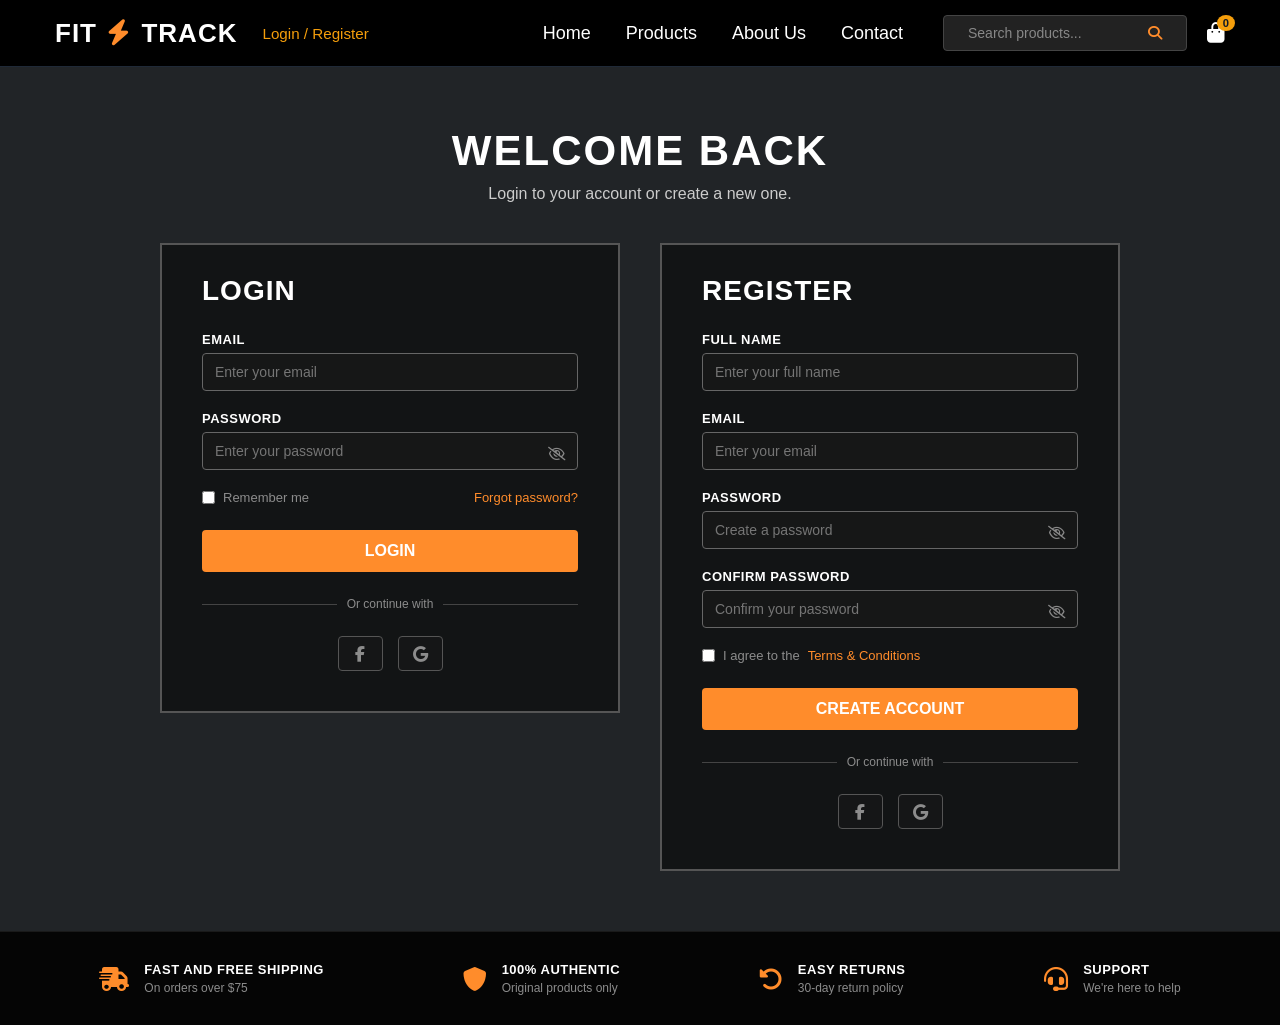
<file: login.html>
<!DOCTYPE html>
<html lang="en">
<head>
    <meta charset="UTF-8">
    <title>Fit Track - Login</title>
    <meta name="viewport" content="width=device-width, initial-scale=1.0">
    <link rel="stylesheet" href="https://cdnjs.cloudflare.com/ajax/libs/font-awesome/6.5.1/css/all.min.css">
    <link rel="stylesheet" href="index.css">
    <link rel="stylesheet" href="login.css">
</head>
<body>

<header id="header">
    <div class="header-container">
        <div class="header-left-group" style="display: flex; align-items: center; gap: 25px;">
            <a href="index.html" class="logo">FIT <span class="logo-flash"><i class="fa-solid fa-bolt"></i></span> TRACK</a>
            <a href="login.html" class="nav-login-link active" style="color: #f59e0b; text-decoration: none; font-weight: 500; font-size: 0.95rem;">Login / Register</a>
        </div>

        <div class="header-navigation-block">
            <nav>
                <ul>
                    <li><a href="index.html">Home</a></li>
                    <li><a href="products.html">Products</a></li>
                    <li><a href="about.html">About Us</a></li>
                    <li><a href="contact.html">Contact</a></li>
                </ul>
            </nav>

            <div class="header-right">
                <div class="search-box">
                    <input type="text" placeholder="Search products...">
                    <button type="submit"><i class="fa-solid fa-magnifying-glass"></i></button>
                </div>

                <button id="cart-toggle-btn" class="icon-link" type="button" style="background:none; border:none; cursor:pointer; position:relative;">
                    <i class="fa-solid fa-bag-shopping"></i>
                    <span id="cart-count">0</span>
                </button>
            </div>
        </div>
    </div>
</header>

<div id="body" class="auth-page">
    <div class="auth-container">

        <header class="auth-header">
            <h1>WELCOME BACK</h1>
            <p>Login to your account or create a new one.</p>
        </header>

        <div class="auth-forms-row">

            <div class="auth-box">
                <h2>LOGIN</h2>
                <form id="login-form" action="#" method="POST">
                    <div class="form-group">
                        <label for="login-email">EMAIL</label>
                        <input type="email" id="login-email" placeholder="Enter your email" required>
                    </div>

                    <div class="form-group password-group">
                        <label for="login-password">PASSWORD</label>
                        <input type="password" id="login-password" placeholder="Enter your password" required>
                        <button type="button" class="toggle-password"><i class="fa-regular fa-eye-slash"></i></button>
                    </div>

                    <div class="form-options">
                        <label class="checkbox-container">
                            <input type="checkbox"> Remember me
                        </label>
                        <a href="#" class="forgot-link">Forgot password?</a>
                    </div>

                    <button type="submit" class="auth-btn">LOGIN</button>

                    <div class="social-divider">
                        <span>Or continue with</span>
                    </div>

                    <div class="social-buttons">
                        <a href="#" class="social-btn"><i class="fa-brands fa-facebook-f"></i></a>
                        <a href="#" class="social-btn"><i class="fa-brands fa-google"></i></a>
                    </div>
                </form>
            </div>

            <div class="auth-box">
                <h2>REGISTER</h2>
                <form id="register-form" action="#" method="POST">
                    <div class="form-group">
                        <label for="reg-name">FULL NAME</label>
                        <input type="text" id="reg-name" placeholder="Enter your full name" required>
                    </div>

                    <div class="form-group">
                        <label for="reg-email">EMAIL</label>
                        <input type="email" id="reg-email" placeholder="Enter your email" required>
                    </div>

                    <div class="form-group password-group">
                        <label for="reg-password">PASSWORD</label>
                        <input type="password" id="reg-password" placeholder="Create a password" required>
                        <button type="button" class="toggle-password"><i class="fa-regular fa-eye-slash"></i></button>
                    </div>

                    <div class="form-group password-group">
                        <label for="reg-confirm">CONFIRM PASSWORD</label>
                        <input type="password" id="reg-confirm" placeholder="Confirm your password" required>
                        <button type="button" class="toggle-password"><i class="fa-regular fa-eye-slash"></i></button>
                    </div>

                    <div class="form-options">
                        <label class="checkbox-container">
                            <input type="checkbox" required> I agree to the <a href="#" class="accent-link">Terms & Conditions</a>
                        </label>
                    </div>

                    <button type="submit" class="auth-btn">CREATE ACCOUNT</button>

                    <div class="social-divider">
                        <span>Or continue with</span>
                    </div>

                    <div class="social-buttons">
                        <a href="#" class="social-btn"><i class="fa-brands fa-facebook-f"></i></a>
                        <a href="#" class="social-btn"><i class="fa-brands fa-google"></i></a>
                    </div>
                </form>
            </div>

        </div>
    </div>
</div>

<footer>
    <div class="footer-item">
        <i class="fa-solid fa-truck-fast"></i>
        <div>
            <h4>FAST AND FREE SHIPPING</h4>
            <p>On orders over $75</p>
        </div>
    </div>
    <div class="footer-item">
        <i class="fa-solid fa-shield"></i>
        <div>
            <h4>100% AUTHENTIC</h4>
            <p>Original products only</p>
        </div>
    </div>
    <div class="footer-item">
        <i class="fa-solid fa-rotate-left"></i>
        <div>
            <h4>EASY RETURNS</h4>
            <p>30-day return policy</p>
        </div>
    </div>
    <div class="footer-item">
        <i class="fa-solid fa-headset"></i>
        <div>
            <h4>SUPPORT</h4>
            <p>We're here to help</p>
        </div>
    </div>
</footer>


<div id="cart-modal" class="cart-modal">
    <div class="cart-content">
        <div class="cart-header">
            <h2>Your Shopping Cart</h2>
            <button id="close-cart" class="close-cart-btn">&times;</button>
        </div>
        <div id="cart-items-container" class="cart-items-container">
            <p class="empty-cart-msg">Your cart is currently empty.</p>
        </div>
        <div class="cart-footer">
            <div class="cart-total-row">
                <span>Total:</span>
                <span id="cart-total-price">$0.00</span>
            </div>
            <a href="cart.html" class="checkout-btn" style="text-align: center; text-decoration: none; display: block;">Proceed to Checkout</a>
        </div>
    </div>
</div>

<script>
    document.addEventListener('DOMContentLoaded', () => {
        const cartToggleBtn = document.getElementById('cart-toggle-btn');
        const cartModal = document.getElementById('cart-modal');
        const closeCartBtn = document.getElementById('close-cart');

        if (cartToggleBtn && cartModal && closeCartBtn) {
            cartToggleBtn.addEventListener('click', (e) => {
                e.preventDefault();
                cartModal.style.display = 'flex';
            });

            closeCartBtn.addEventListener('click', () => {
                cartModal.style.display = 'none';
            });

            window.addEventListener('click', (e) => {
                if (e.target === cartModal) {
                    cartModal.style.display = 'none';
                }
            });
        }
    });
</script>

<script src="login.js"></script>
</body>
</html>
</file>
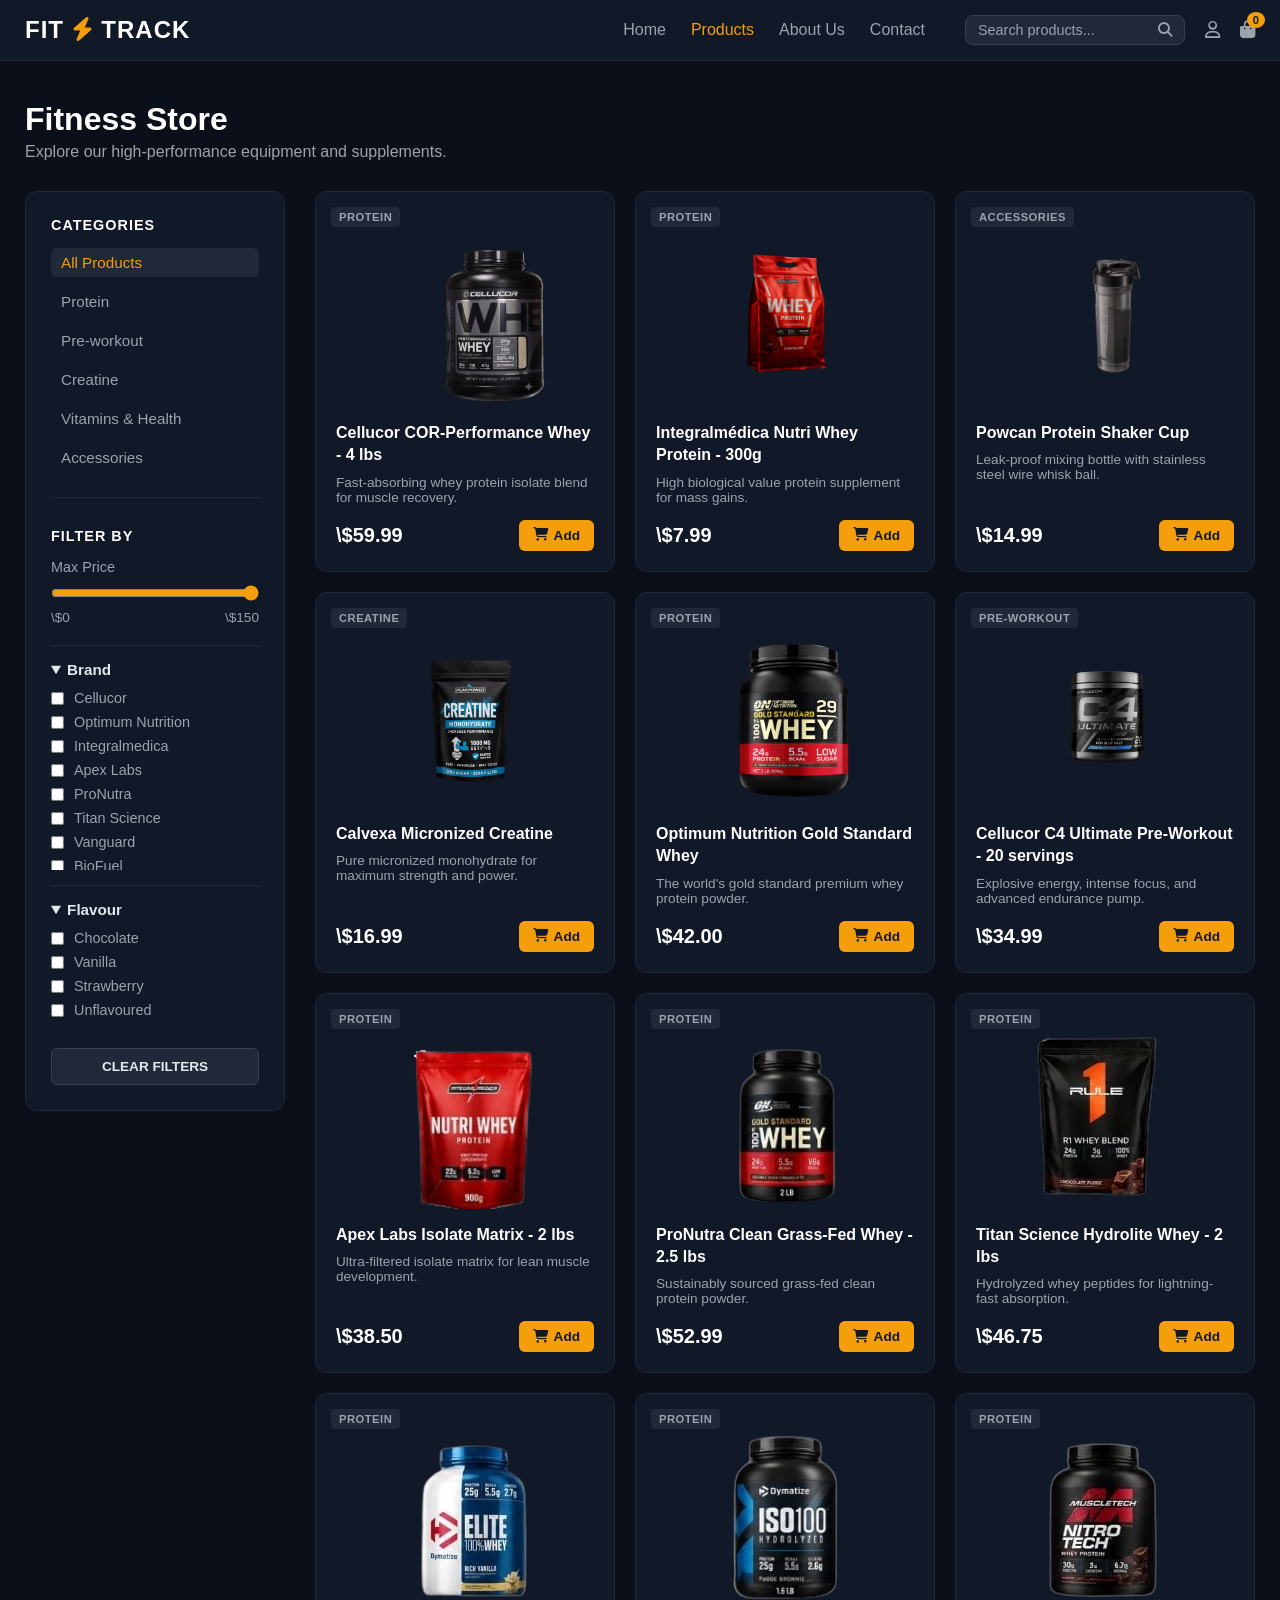
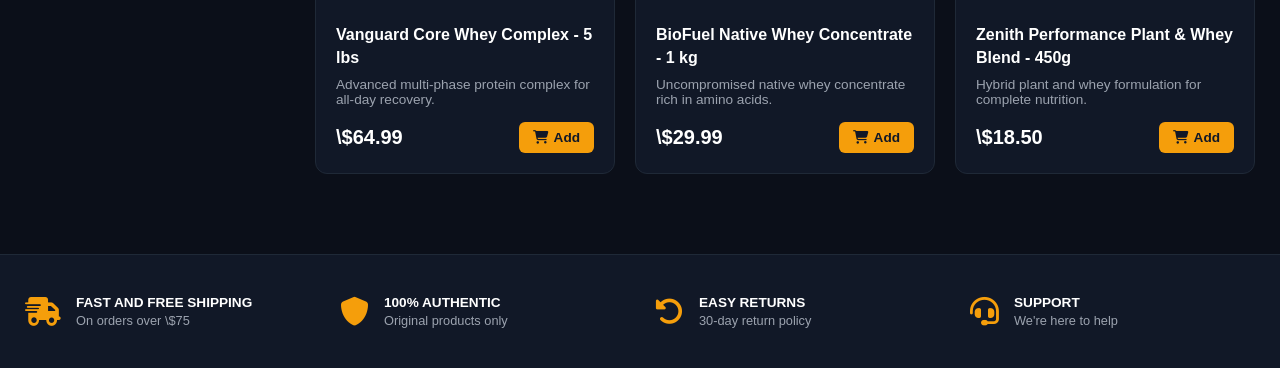
<file: products.html>
<!DOCTYPE html>
<html lang="en">
<head>
    <meta charset="UTF-8">
    <title>Fit Track - Products</title>
    <meta name="viewport" content="width=device-width, initial-scale=1.0">
    <link rel="stylesheet" href="https://cdnjs.cloudflare.com/ajax/libs/font-awesome/6.5.1/css/all.min.css">
    <link rel="stylesheet" href="products.css">
</head>
<body>

<header id="header">
    <div class="header-container">
        <a href="index.html" class="logo">FIT <span class="logo-flash"><i class="fa-solid fa-bolt"></i></span> TRACK</a>

        <div class="header-navigation-block">
            <nav>
                <ul>
                    <li><a href="index.html">Home</a></li>
                    <li><a href="products.html" class="active">Products</a></li>
                    <li><a href="about.html">About Us</a></li>
                    <li><a href="contact.html">Contact</a></li>
                </ul>
            </nav>

            <div class="header-right">
                <div class="search-box">
                    <input type="text" id="search-input" placeholder="Search products...">
                    <button type="submit" id="search-btn"><i class="fa-solid fa-magnifying-glass"></i></button>
                </div>
                <a href="login.html" class="icon-link"><i class="fa-regular fa-user"></i></a>
                <button id="cart-toggle-btn" class="icon-link cart-btn-trigger"><i class="fa-solid fa-bag-shopping"></i><span id="cart-count">0</span></button>
            </div>
        </div>
    </div>
</header>

<main class="products-page-wrapper">
    <div class="page-header-row">
        <h1 class="page-title">Fitness Store</h1>
        <p class="page-subtitle">Explore our high-performance equipment and supplements.</p>
    </div>

    <div class="products-layout-grid">

        <aside class="sidebar">
            <div class="categories">
                <h3>CATEGORIES</h3>
                <ul>
                    <li class="selected">
                        <a href="#" class="category-link" data-category="all">All Products</a>
                    </li>
                    <li>
                        <a href="#" class="category-link" data-category="protein">Protein</a>
                    </li>
                    <li>
                        <a href="#" class="category-link" data-category="pre-workout">Pre-workout</a>
                    </li>
                    <li>
                        <a href="#" class="category-link" data-category="creatine">Creatine</a>
                    </li>
                    <li>
                        <a href="#" class="category-link" data-category="vitamins">Vitamins &amp; Health</a>
                    </li>
                    <li>
                        <a href="#" class="category-link" data-category="accessories">Accessories</a>
                    </li>
                </ul>
            </div>

            <div class="filter">
                <h3>FILTER BY</h3>

                <div class="price-filter">
                    <label class="filter-heading" for="price-range">Max Price</label>
                    <input id="price-range" type="range" min="0" max="150" step="1" value="150">
                    <div class="price-range">
                        <span>\$0</span>
                        <span id="price-maximum">\$150</span>
                    </div>
                </div>

                <details class="filter-dropdown" open>
                    <summary>Brand</summary>
                    <div class="filter-options">
                        <label><input type="checkbox" name="brand" value="cellucor"> Cellucor</label>
                        <label><input type="checkbox" name="brand" value="optimum"> Optimum Nutrition</label>
                        <label><input type="checkbox" name="brand" value="integralmedica"> Integralmedica</label>
                        <label><input type="checkbox" name="brand" value="apex"> Apex Labs</label>
                        <label><input type="checkbox" name="brand" value="pronutra"> ProNutra</label>
                        <label><input type="checkbox" name="brand" value="titan"> Titan Science</label>
                        <label><input type="checkbox" name="brand" value="vanguard"> Vanguard</label>
                        <label><input type="checkbox" name="brand" value="biofuel"> BioFuel</label>
                        <label><input type="checkbox" name="brand" value="zenith"> Zenith</label>
                        <label><input type="checkbox" name="brand" value="calvexa"> Calvexa</label>
                        <label><input type="checkbox" name="brand" value="powcan"> Powcan</label>
                    </div>
                </details>

                <details class="filter-dropdown" open>
                    <summary>Flavour</summary>
                    <div class="filter-options">
                        <label><input type="checkbox" name="flavour" value="chocolate"> Chocolate</label>
                        <label><input type="checkbox" name="flavour" value="vanilla"> Vanilla</label>
                        <label><input type="checkbox" name="flavour" value="strawberry"> Strawberry</label>
                        <label><input type="checkbox" name="flavour" value="unflavoured"> Unflavoured</label>
                    </div>
                </details>

                <button class="clear-btn" id="clear-filters" type="button">CLEAR FILTERS</button>
            </div>
        </aside>

        <div class="products-grid" id="products-grid-container">

            <div class="product-card" data-category="protein" data-brand="cellucor" data-flavour="vanilla" data-price="59.99">
                <span class="badge">PROTEIN</span>
                <div class="img-container"><img src="images/WheyNoBg.png" alt="Protein"></div>
                <div class="card-body">
                    <h4>Cellucor COR-Performance Whey - 4 lbs</h4>
                    <p class="desc">Fast-absorbing whey protein isolate blend for muscle recovery.</p>
                    <div class="card-footer-row">
                        <span class="price">\$59.99</span>
                        <button class="add-to-cart-btn" data-name="Cellucor COR-Performance Whey - 4 lbs" data-price="59.99"><i class="fa-solid fa-cart-shopping"></i> Add</button>
                    </div>
                </div>
            </div>

            <div class="product-card" data-category="protein" data-brand="integralmedica" data-flavour="chocolate" data-price="7.99">
                <span class="badge">PROTEIN</span>
                <div class="img-container"><img src="images/wheyChocolate.png" alt="Protein"></div>
                <div class="card-body">
                    <h4>Integralmédica Nutri Whey Protein - 300g</h4>
                    <p class="desc">High biological value protein supplement for mass gains.</p>
                    <div class="card-footer-row">
                        <span class="price">\$7.99</span>
                        <button class="add-to-cart-btn" data-name="Integralmédica Nutri Whey Protein - 300g" data-price="7.99"><i class="fa-solid fa-cart-shopping"></i> Add</button>
                    </div>
                </div>
            </div>

            <div class="product-card" data-category="accessories" data-brand="powcan" data-flavour="" data-price="14.99">
                <span class="badge">ACCESSORIES</span>
                <div class="img-container"><img src="images/waterbottle.png" alt="Shaker"></div>
                <div class="card-body">
                    <h4>Powcan Protein Shaker Cup</h4>
                    <p class="desc">Leak-proof mixing bottle with stainless steel wire whisk ball.</p>
                    <div class="card-footer-row">
                        <span class="price">\$14.99</span>
                        <button class="add-to-cart-btn" data-name="Powcan Protein Shaker Cup" data-price="14.99"><i class="fa-solid fa-cart-shopping"></i> Add</button>
                    </div>
                </div>
            </div>

            <div class="product-card" data-category="creatine" data-brand="calvexa" data-flavour="unflavoured" data-price="16.99">
                <span class="badge">CREATINE</span>
                <div class="img-container"><img src="images/creatine.png" alt="Creatine"></div>
                <div class="card-body">
                    <h4>Calvexa Micronized Creatine</h4>
                    <p class="desc">Pure micronized monohydrate for maximum strength and power.</p>
                    <div class="card-footer-row">
                        <span class="price">\$16.99</span>
                        <button class="add-to-cart-btn" data-name="Calvexa Micronized Creatine" data-price="16.99"><i class="fa-solid fa-cart-shopping"></i> Add</button>
                    </div>
                </div>
            </div>

            <div class="product-card" data-category="protein" data-brand="optimum" data-flavour="unflavoured" data-price="42.00">
                <span class="badge">PROTEIN</span>
                <div class="img-container"><img src="images/standard.png" alt="Protein"></div>
                <div class="card-body">
                    <h4>Optimum Nutrition Gold Standard Whey</h4>
                    <p class="desc">The world's gold standard premium whey protein powder.</p>
                    <div class="card-footer-row">
                        <span class="price">\$42.00</span>
                        <button class="add-to-cart-btn" data-name="Optimum Nutrition Gold Standard Whey" data-price="42.00"><i class="fa-solid fa-cart-shopping"></i> Add</button>
                    </div>
                </div>
            </div>

            <div class="product-card" data-category="pre-workout" data-brand="cellucor" data-flavour="unflavoured" data-price="34.99">
                <span class="badge">PRE-WORKOUT</span>
                <div class="img-container"><img src="images/ultimate.png" alt="Pre-workout"></div>
                <div class="card-body">
                    <h4>Cellucor C4 Ultimate Pre-Workout - 20 servings</h4>
                    <p class="desc">Explosive energy, intense focus, and advanced endurance pump.</p>
                    <div class="card-footer-row">
                        <span class="price">\$34.99</span>
                        <button class="add-to-cart-btn" data-name="Cellucor C4 Ultimate Pre-Workout - 20 servings" data-price="34.99"><i class="fa-solid fa-cart-shopping"></i> Add</button>
                    </div>
                </div>
            </div>

            <div class="product-card" data-category="protein" data-brand="apex" data-flavour="unflavoured" data-price="38.50">
                <span class="badge">PROTEIN</span>
                <div class="img-container"><img src="images/whey1-removebg-preview.png" alt="Apex"></div>
                <div class="card-body">
                    <h4>Apex Labs Isolate Matrix - 2 lbs</h4>
                    <p class="desc">Ultra-filtered isolate matrix for lean muscle development.</p>
                    <div class="card-footer-row">
                        <span class="price">\$38.50</span>
                        <button class="add-to-cart-btn" data-name="Apex Labs Isolate Matrix - 2 lbs" data-price="38.50"><i class="fa-solid fa-cart-shopping"></i> Add</button>
                    </div>
                </div>
            </div>

            <div class="product-card" data-category="protein" data-brand="pronutra" data-flavour="unflavoured" data-price="52.99">
                <span class="badge">PROTEIN</span>
                <div class="img-container"><img src="images/whey2-removebg-preview.png" alt="ProNutra"></div>
                <div class="card-body">
                    <h4>ProNutra Clean Grass-Fed Whey - 2.5 lbs</h4>
                    <p class="desc">Sustainably sourced grass-fed clean protein powder.</p>
                    <div class="card-footer-row">
                        <span class="price">\$52.99</span>
                        <button class="add-to-cart-btn" data-name="ProNutra Clean Grass-Fed Whey - 2.5 lbs" data-price="52.99"><i class="fa-solid fa-cart-shopping"></i> Add</button>
                    </div>
                </div>
            </div>

            <div class="product-card" data-category="protein" data-brand="titan" data-flavour="chocolate" data-price="46.75">
                <span class="badge">PROTEIN</span>
                <div class="img-container"><img src="images/whey5-removebg-preview.png" alt="Titan"></div>
                <div class="card-body">
                    <h4>Titan Science Hydrolite Whey - 2 lbs</h4>
                    <p class="desc">Hydrolyzed whey peptides for lightning-fast absorption.</p>
                    <div class="card-footer-row">
                        <span class="price">\$46.75</span>
                        <button class="add-to-cart-btn" data-name="Titan Science Hydrolite Whey - 2 lbs" data-price="46.75"><i class="fa-solid fa-cart-shopping"></i> Add</button>
                    </div>
                </div>
            </div>

            <div class="product-card" data-category="protein" data-brand="vanguard" data-flavour="vanilla" data-price="64.99">
                <span class="badge">PROTEIN</span>
                <div class="img-container"><img src="images/whey6-removebg-preview.png" alt="Vanguard"></div>
                <div class="card-body">
                    <h4>Vanguard Core Whey Complex - 5 lbs</h4>
                    <p class="desc">Advanced multi-phase protein complex for all-day recovery.</p>
                    <div class="card-footer-row">
                        <span class="price">\$64.99</span>
                        <button class="add-to-cart-btn" data-name="Vanguard Core Whey Complex - 5 lbs" data-price="64.99"><i class="fa-solid fa-cart-shopping"></i> Add</button>
                    </div>
                </div>
            </div>

            <div class="product-card" data-category="protein" data-brand="biofuel" data-flavour="unflavoured" data-price="29.99">
                <span class="badge">PROTEIN</span>
                <div class="img-container"><img src="images/whey4-removebg-preview.png" alt="BioFuel"></div>
                <div class="card-body">
                    <h4>BioFuel Native Whey Concentrate - 1 kg</h4>
                    <p class="desc">Uncompromised native whey concentrate rich in amino acids.</p>
                    <div class="card-footer-row">
                        <span class="price">\$29.99</span>
                        <button class="add-to-cart-btn" data-name="BioFuel Native Whey Concentrate - 1 kg" data-price="29.99"><i class="fa-solid fa-cart-shopping"></i> Add</button>
                    </div>
                </div>
            </div>

            <div class="product-card" data-category="protein" data-brand="zenith" data-flavour="chocolate" data-price="18.50">
                <span class="badge">PROTEIN</span>
                <div class="img-container"><img src="images/whey3-removebg-preview.png" alt="Zenith"></div>
                <div class="card-body">
                    <h4>Zenith Performance Plant &amp; Whey Blend - 450g</h4>
                    <p class="desc">Hybrid plant and whey formulation for complete nutrition.</p>
                    <div class="card-footer-row">
                        <span class="price">\$18.50</span>
                        <button class="add-to-cart-btn" data-name="Zenith Performance Plant & Whey Blend - 450g" data-price="18.50"><i class="fa-solid fa-cart-shopping"></i> Add</button>
                    </div>
                </div>
            </div>

            <p id="no-results" style="display: none; color: #8a99ad; grid-column: 1 / -1; text-align: center; padding: 60px 0; font-size: 1.1rem;">No products match the selected filters.</p>
        </div>

    </div>
</main>

<div id="cart-modal" class="cart-modal">
    <div class="cart-content">
        <div class="cart-header">
            <h2>Your Shopping Cart</h2>
            <button id="close-cart" class="close-cart-btn">&times;</button>
        </div>
        <div id="cart-items-container" class="cart-items-container">
            <p class="empty-cart-msg">Your cart is currently empty.</p>
        </div>
        <div class="cart-footer">
            <div class="cart-total-row">
                <span>Total:</span>
                <span id="cart-total-price">\$0.00</span>
            </div>
            <a href="cart.html" class="checkout-btn" style="text-align: center; text-decoration: none; display: block;">Proceed to Checkout</a>
        </div>
    </div>
</div>

<footer>
    <div class="footer-item">
        <i class="fa-solid fa-truck-fast"></i>
        <div>
            <h4>FAST AND FREE SHIPPING</h4>
            <p>On orders over \$75</p>
        </div>
    </div>
    <div class="footer-item">
        <i class="fa-solid fa-shield"></i>
        <div>
            <h4>100% AUTHENTIC</h4>
            <p>Original products only</p>
        </div>
    </div>
    <div class="footer-item">
        <i class="fa-solid fa-rotate-left"></i>
        <div>
            <h4>EASY RETURNS</h4>
            <p>30-day return policy</p>
        </div>
    </div>
    <div class="footer-item">
        <i class="fa-solid fa-headset"></i>
        <div>
            <h4>SUPPORT</h4>
            <p>We're here to help</p>
        </div>
    </div>
</footer>
<script>
    document.addEventListener('DOMContentLoaded', () => {
        const searchInput = document.getElementById('search-input');
        const priceRange = document.getElementById('price-range');
        const priceMaximum = document.getElementById('price-maximum');
        const clearBtn = document.getElementById('clear-filters');
        const categoryLinks = document.querySelectorAll('.category-link');
        const brandCheckboxes = document.querySelectorAll('input[name="brand"]');
        const flavourCheckboxes = document.querySelectorAll('input[name="flavour"]');
        const productCards = document.querySelectorAll('.product-card');
        const noResultsMsg = document.getElementById('no-results');

        // Cart Elements
        const cartToggleBtn = document.getElementById('cart-toggle-btn');
        const cartModal = document.getElementById('cart-modal');
        const closeCartBtn = document.getElementById('close-cart');
        const cartItemsContainer = document.getElementById('cart-items-container');
        const cartCountSpan = document.getElementById('cart-count');
        const cartTotalPriceSpan = document.getElementById('cart-total-price');
        const addToCartButtons = document.querySelectorAll('.add-to-cart-btn');

        let cart = JSON.parse(localStorage.getItem('fitTrackCart')) || [];
        let currentCategory = 'all';

        updateCartUI();

        function filterProducts() {
            if (!searchInput) return;
            const searchTerm = searchInput.value.toLowerCase().trim();
            const maxPrice = parseFloat(priceRange.value);

            const selectedBrands = Array.from(brandCheckboxes).filter(cb => cb.checked).map(cb => cb.value);
            const selectedFlavours = Array.from(flavourCheckboxes).filter(cb => cb.checked).map(cb => cb.value);

            let visibleCount = 0;

            productCards.forEach(card => {
                const category = card.getAttribute('data-category');
                const brand = card.getAttribute('data-brand');
                const flavour = card.getAttribute('data-flavour');
                const price = parseFloat(card.getAttribute('data-price'));
                const titleElement = card.querySelector('h4') || card.querySelector('h3');
                const titleText = titleElement ? titleElement.textContent.toLowerCase() : '';

                const matchesCategory = (currentCategory === 'all' || category === currentCategory);
                const matchesSearch = (searchTerm === '' || titleText.includes(searchTerm));
                const matchesPrice = (price <= maxPrice);
                const matchesBrand = (selectedBrands.length === 0 || selectedBrands.includes(brand));
                const matchesFlavour = (selectedFlavours.length === 0 || selectedFlavours.includes(flavour));

                if (matchesCategory && matchesSearch && matchesPrice && matchesBrand && matchesFlavour) {
                    card.style.display = 'flex';
                    visibleCount++;
                } else {
                    card.style.display = 'none';
                }
            });

            if (noResultsMsg) {
                noResultsMsg.style.display = (visibleCount === 0) ? 'block' : 'none';
            }
        }

        if (searchInput) searchInput.addEventListener('input', filterProducts);
        if (priceRange) {
            priceRange.addEventListener('input', (e) => {
                priceMaximum.textContent = '\$' + e.target.value;
                filterProducts();
            });
        }

        categoryLinks.forEach(link => {
            link.addEventListener('click', (e) => {
                e.preventDefault();
                categoryLinks.forEach(l => l.parentElement.classList.remove('selected'));
                link.parentElement.classList.add('selected');
                currentCategory = link.getAttribute('data-category');
                filterProducts();
            });
        });

        brandCheckboxes.forEach(cb => cb.addEventListener('change', filterProducts));
        flavourCheckboxes.forEach(cb => cb.addEventListener('change', filterProducts));

        if (clearBtn) {
            clearBtn.addEventListener('click', () => {
                searchInput.value = '';
                priceRange.value = 150;
                priceMaximum.textContent = '\$150';
                brandCheckboxes.forEach(cb => cb.checked = false);
                flavourCheckboxes.forEach(cb => cb.checked = false);
                currentCategory = 'all';
                categoryLinks.forEach(l => l.parentElement.classList.remove('selected'));
                const allCat = document.querySelector('.category-link[data-category="all"]');
                if (allCat) allCat.parentElement.classList.add('selected');
                filterProducts();
            });
        }

        function updateCartUI() {
            if (!cartCountSpan) return;

            cartCountSpan.textContent = cart.reduce((acc, item) => acc + item.quantity, 0);

            localStorage.setItem('fitTrackCart', JSON.stringify(cart));

            if (cart.length === 0) {
                cartItemsContainer.innerHTML = '<p class="empty-cart-msg">Your cart is currently empty.</p>';
                cartTotalPriceSpan.textContent = '\$0.00';
                return;
            }

            let html = '';
            let total = 0;

            cart.forEach((item, index) => {
                const itemTotal = item.price * item.quantity;
                total += itemTotal;
                html += `
                <div class="cart-item" style="display: flex; justify-content: space-between; align-items: center; margin-bottom: 12px; border-bottom: 1px solid #1f2937; padding-bottom: 10px;">
                    <div class="cart-item-info">
                        <h4 style="font-size: 0.85rem; color: #fff; margin-bottom: 3px;">${item.name}</h4>
                        <p style="font-size: 0.75rem; color: #9ca3af;">$${item.price.toFixed(2)} x ${item.quantity}</p>
                    </div>
                    <div class="cart-item-actions" style="display: flex; align-items: center; gap: 8px;">
                        <button onclick="changeQty(${index}, -1)" style="background: #1f2937; color: #fff; border: none; padding: 2px 8px; border-radius: 4px; cursor: pointer;">-</button>
                        <span style="font-size: 0.85rem;">${item.quantity}</span>
                        <button onclick="changeQty(${index}, 1)" style="background: #1f2937; color: #fff; border: none; padding: 2px 8px; border-radius: 4px; cursor: pointer;">+</button>
                        <button class="remove-btn" onclick="removeItem(${index})" style="background: transparent; color: #ef4444; border: none; cursor: pointer;"><i class="fa-solid fa-trash"></i></button>
                    </div>
                </div>
            `;
            });

            cartItemsContainer.innerHTML = html;
            cartTotalPriceSpan.textContent = '\$' + total.toFixed(2);
        }

        window.changeQty = function(index, delta) {
            cart[index].quantity += delta;
            if (cart[index].quantity <= 0) {
                cart.splice(index, 1);
            }
            updateCartUI();
        }

        window.removeItem = function(index) {
            cart.splice(index, 1);
            updateCartUI();
        }

        addToCartButtons.forEach(btn => {
            btn.addEventListener('click', () => {
                const name = btn.getAttribute('data-name');
                const price = parseFloat(btn.getAttribute('data-price'));
                const img = btn.getAttribute('data-img') || 'images/standard.png';

                const existing = cart.find(item => item.name === name);
                if (existing) {
                    existing.quantity++;
                } else {
                    cart.push({ name, price, quantity: 1, img });
                }
                updateCartUI();
                if (cartModal) cartModal.style.display = 'flex';
            });
        });

        if (cartToggleBtn && cartModal && closeCartBtn) {
            cartToggleBtn.addEventListener('click', (e) => {
                e.preventDefault();
                cartModal.style.display = 'flex';
            });

            closeCartBtn.addEventListener('click', () => {
                cartModal.style.display = 'none';
            });

            window.addEventListener('click', (e) => {
                if (e.target === cartModal) {
                    cartModal.style.display = 'none';
                }
            });
        }
    });
</script>
</body>
</html>
</file>
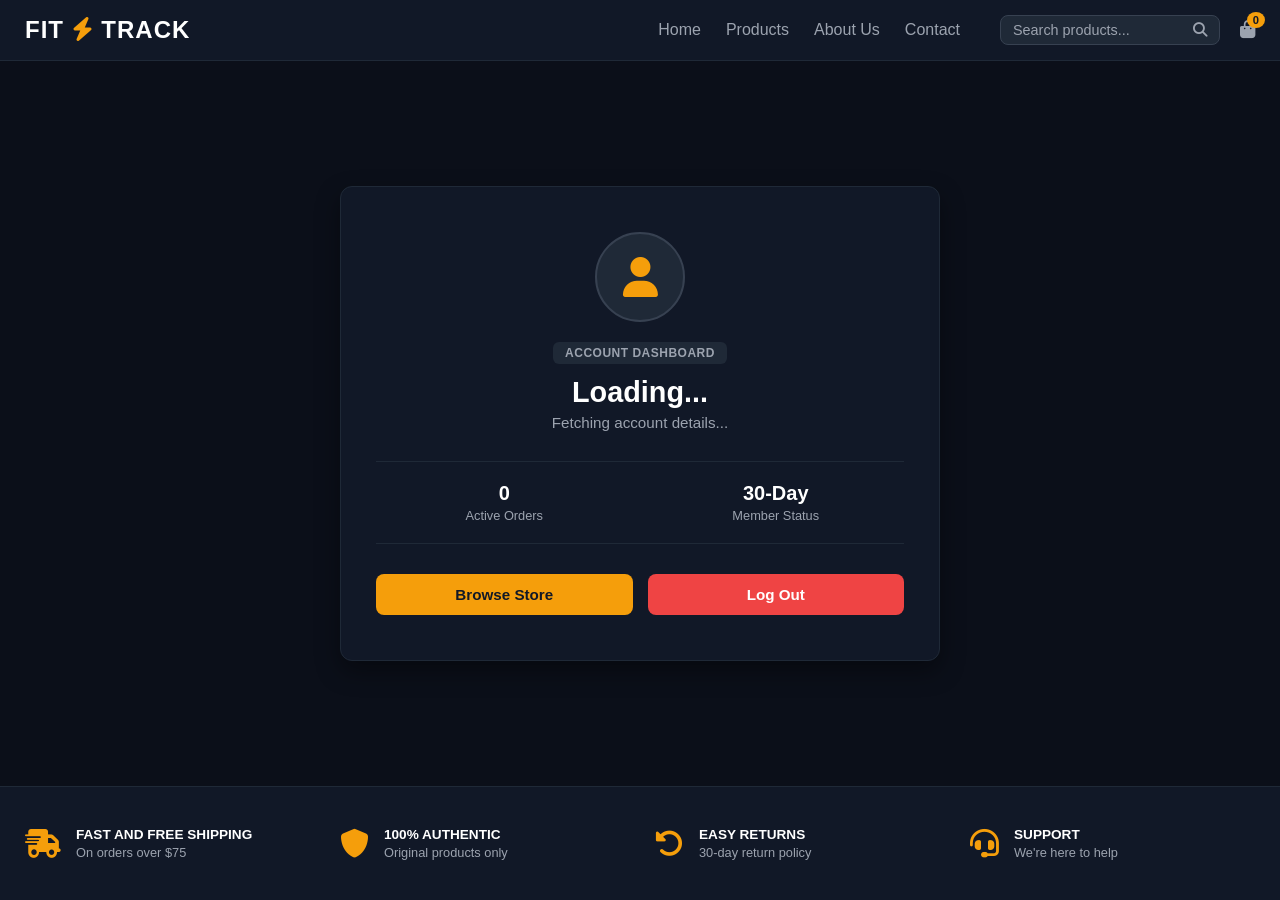
<file: profile.html>
<!DOCTYPE html>
<html lang="en">
<head>
    <meta charset="UTF-8">
    <title>Fit Track - My Profile</title>
    <meta name="viewport" content="width=device-width, initial-scale=1.0">
    <link rel="stylesheet" href="https://cdnjs.cloudflare.com/ajax/libs/font-awesome/6.5.1/css/all.min.css">
    <link rel="stylesheet" href="profile.css">
</head>
<body>

<header id="header">
    <div class="header-container">
        <div class="header-left-group" style="display: flex; align-items: center; gap: 25px;">
            <a href="index.html" class="logo">FIT <span class="logo-flash"><i class="fa-solid fa-bolt"></i></span> TRACK</a>
        </div>

        <div class="header-navigation-block">
            <nav>
                <ul>
                    <li><a href="index.html">Home</a></li>
                    <li><a href="products.html">Products</a></li>
                    <li><a href="about.html">About Us</a></li>
                    <li><a href="contact.html">Contact</a></li>
                </ul>
            </nav>

            <div class="header-right">
                <div class="search-box">
                    <input type="text" placeholder="Search products...">
                    <button type="submit"><i class="fa-solid fa-magnifying-glass"></i></button>
                </div>

                <button id="cart-toggle-btn" class="icon-link" type="button">
                    <i class="fa-solid fa-bag-shopping"></i>
                    <span id="cart-count">0</span>
                </button>
            </div>
        </div>
    </div>
</header>

<main class="page-content">
    <div class="profile-container">
        <div class="profile-card">
            <div class="profile-avatar">
                <i class="fa-solid fa-user"></i>
            </div>

            <span class="badge-pill">ACCOUNT DASHBOARD</span>
            <h1 id="profile-name" class="profile-name">Loading...</h1>
            <p id="profile-email" class="profile-email">Fetching account details...</p>

            <div class="profile-stats">
                <div class="stat-box">
                    <span class="stat-number">0</span>
                    <span class="stat-label">Active Orders</span>
                </div>
                <div class="stat-box">
                    <span class="stat-number">30-Day</span>
                    <span class="stat-label">Member Status</span>
                </div>
            </div>

            <div class="profile-actions">
                <a href="products.html" class="btn-primary">Browse Store</a>
                <button id="logout-btn" class="btn-danger">Log Out</button>
            </div>
        </div>
    </div>
</main>

<div id="cart-modal" class="cart-modal">
    <div class="cart-content">
        <div class="cart-header">
            <h2>Your Shopping Cart</h2>
            <button id="close-cart" class="close-cart-btn">&times;</button>
        </div>
        <div id="cart-items-container" class="cart-items-container">
            <p class="empty-cart-msg">Your cart is currently empty.</p>
        </div>
        <div class="cart-footer">
            <div class="cart-total-row">
                <span>Total:</span>
                <span id="cart-total-price">$0.00</span>
            </div>
            <a href="cart.html" class="checkout-btn" style="text-align: center; text-decoration: none; display: block;">Proceed to Checkout</a>
        </div>
    </div>
</div>

<footer>
    <div class="footer-item">
        <i class="fa-solid fa-truck-fast"></i>
        <div>
            <h4>FAST AND FREE SHIPPING</h4>
            <p>On orders over $75</p>
        </div>
    </div>

    <div class="footer-item">
        <i class="fa-solid fa-shield"></i>
        <div>
            <h4>100% AUTHENTIC</h4>
            <p>Original products only</p>
        </div>
    </div>

    <div class="footer-item">
        <i class="fa-solid fa-rotate-left"></i>
        <div>
            <h4>EASY RETURNS</h4>
            <p>30-day return policy</p>
        </div>
    </div>

    <div class="footer-item">
        <i class="fa-solid fa-headset"></i>
        <div>
            <h4>SUPPORT</h4>
            <p>We're here to help</p>
        </div>
    </div>
</footer>

<script>
    document.addEventListener('DOMContentLoaded', () => {
        const searchInput = document.getElementById('search-input');
        const priceRange = document.getElementById('price-range');
        const priceMaximum = document.getElementById('price-maximum');
        const clearBtn = document.getElementById('clear-filters');
        const categoryLinks = document.querySelectorAll('.category-link');
        const brandCheckboxes = document.querySelectorAll('input[name="brand"]');
        const flavourCheckboxes = document.querySelectorAll('input[name="flavour"]');
        const productCards = document.querySelectorAll('.product-card');
        const noResultsMsg = document.getElementById('no-results');

        const cartToggleBtn = document.getElementById('cart-toggle-btn');
        const cartModal = document.getElementById('cart-modal');
        const closeCartBtn = document.getElementById('close-cart');
        const cartItemsContainer = document.getElementById('cart-items-container');
        const cartCountSpan = document.getElementById('cart-count');
        const cartTotalPriceSpan = document.getElementById('cart-total-price');
        const addToCartButtons = document.querySelectorAll('.add-to-cart-btn');

        let cart = JSON.parse(localStorage.getItem('fitTrackCart')) || [];
        let currentCategory = 'all';

        updateCartUI();

        function filterProducts() {
            if (!searchInput) return;
            const searchTerm = searchInput.value.toLowerCase().trim();
            const maxPrice = parseFloat(priceRange.value);

            const selectedBrands = Array.from(brandCheckboxes).filter(cb => cb.checked).map(cb => cb.value);
            const selectedFlavours = Array.from(flavourCheckboxes).filter(cb => cb.checked).map(cb => cb.value);

            let visibleCount = 0;

            productCards.forEach(card => {
                const category = card.getAttribute('data-category');
                const brand = card.getAttribute('data-brand');
                const flavour = card.getAttribute('data-flavour');
                const price = parseFloat(card.getAttribute('data-price'));
                const titleElement = card.querySelector('h4') || card.querySelector('h3');
                const titleText = titleElement ? titleElement.textContent.toLowerCase() : '';

                const matchesCategory = (currentCategory === 'all' || category === currentCategory);
                const matchesSearch = (searchTerm === '' || titleText.includes(searchTerm));
                const matchesPrice = (price <= maxPrice);
                const matchesBrand = (selectedBrands.length === 0 || selectedBrands.includes(brand));
                const matchesFlavour = (selectedFlavours.length === 0 || selectedFlavours.includes(flavour));

                if (matchesCategory && matchesSearch && matchesPrice && matchesBrand && matchesFlavour) {
                    card.style.display = 'flex';
                    visibleCount++;
                } else {
                    card.style.display = 'none';
                }
            });

            if (noResultsMsg) {
                noResultsMsg.style.display = (visibleCount === 0) ? 'block' : 'none';
            }
        }

        if (searchInput) searchInput.addEventListener('input', filterProducts);
        if (priceRange) {
            priceRange.addEventListener('input', (e) => {
                priceMaximum.textContent = '\$' + e.target.value;
                filterProducts();
            });
        }

        categoryLinks.forEach(link => {
            link.addEventListener('click', (e) => {
                e.preventDefault();
                categoryLinks.forEach(l => l.parentElement.classList.remove('selected'));
                link.parentElement.classList.add('selected');
                currentCategory = link.getAttribute('data-category');
                filterProducts();
            });
        });

        brandCheckboxes.forEach(cb => cb.addEventListener('change', filterProducts));
        flavourCheckboxes.forEach(cb => cb.addEventListener('change', filterProducts));

        if (clearBtn) {
            clearBtn.addEventListener('click', () => {
                searchInput.value = '';
                priceRange.value = 150;
                priceMaximum.textContent = '\$150';
                brandCheckboxes.forEach(cb => cb.checked = false);
                flavourCheckboxes.forEach(cb => cb.checked = false);
                currentCategory = 'all';
                categoryLinks.forEach(l => l.parentElement.classList.remove('selected'));
                const allCat = document.querySelector('.category-link[data-category="all"]');
                if (allCat) allCat.parentElement.classList.add('selected');
                filterProducts();
            });
        }

        function updateCartUI() {
            if (!cartCountSpan) return;

            cartCountSpan.textContent = cart.reduce((acc, item) => acc + item.quantity, 0);

            localStorage.setItem('fitTrackCart', JSON.stringify(cart));

            if (cart.length === 0) {
                cartItemsContainer.innerHTML = '<p class="empty-cart-msg">Your cart is currently empty.</p>';
                cartTotalPriceSpan.textContent = '\$0.00';
                return;
            }

            let html = '';
            let total = 0;

            cart.forEach((item, index) => {
                const itemTotal = item.price * item.quantity;
                total += itemTotal;
                html += `
                <div class="cart-item" style="display: flex; justify-content: space-between; align-items: center; margin-bottom: 12px; border-bottom: 1px solid #1f2937; padding-bottom: 10px;">
                    <div class="cart-item-info">
                        <h4 style="font-size: 0.85rem; color: #fff; margin-bottom: 3px;">${item.name}</h4>
                        <p style="font-size: 0.75rem; color: #9ca3af;">$${item.price.toFixed(2)} x ${item.quantity}</p>
                    </div>
                    <div class="cart-item-actions" style="display: flex; align-items: center; gap: 8px;">
                        <button onclick="changeQty(${index}, -1)" style="background: #1f2937; color: #fff; border: none; padding: 2px 8px; border-radius: 4px; cursor: pointer;">-</button>
                        <span style="font-size: 0.85rem;">${item.quantity}</span>
                        <button onclick="changeQty(${index}, 1)" style="background: #1f2937; color: #fff; border: none; padding: 2px 8px; border-radius: 4px; cursor: pointer;">+</button>
                        <button class="remove-btn" onclick="removeItem(${index})" style="background: transparent; color: #ef4444; border: none; cursor: pointer;"><i class="fa-solid fa-trash"></i></button>
                    </div>
                </div>
            `;
            });

            cartItemsContainer.innerHTML = html;
            cartTotalPriceSpan.textContent = '\$' + total.toFixed(2);
        }

        window.changeQty = function(index, delta) {
            cart[index].quantity += delta;
            if (cart[index].quantity <= 0) {
                cart.splice(index, 1);
            }
            updateCartUI();
        }

        window.removeItem = function(index) {
            cart.splice(index, 1);
            updateCartUI();
        }

        addToCartButtons.forEach(btn => {
            btn.addEventListener('click', () => {
                const name = btn.getAttribute('data-name');
                const price = parseFloat(btn.getAttribute('data-price'));
                const img = btn.getAttribute('data-img') || 'images/standard.png';

                const existing = cart.find(item => item.name === name);
                if (existing) {
                    existing.quantity++;
                } else {
                    cart.push({ name, price, quantity: 1, img });
                }
                updateCartUI();
                if (cartModal) cartModal.style.display = 'flex';
            });
        });

        if (cartToggleBtn && cartModal && closeCartBtn) {
            cartToggleBtn.addEventListener('click', (e) => {
                e.preventDefault();
                cartModal.style.display = 'flex';
            });

            closeCartBtn.addEventListener('click', () => {
                cartModal.style.display = 'none';
            });

            window.addEventListener('click', (e) => {
                if (e.target === cartModal) {
                    cartModal.style.display = 'none';
                }
            });
        }
    });
</script>
</body>
</html>
</file>
<file: index.css>
* {
    box-sizing: border-box;
    margin: 0;
    padding: 0;
    font-family: 'Segoe UI', Tahoma, Geneva, Verdana, sans-serif;
}

body {
    background-color: #0b0f19;
    color: #e2e8f0;
    min-height: 100vh;
    display: flex;
    flex-direction: column;
}

#body {
    flex: 1;
    display: flex;
    flex-direction: column;
}

#header {
    background-color: #111827;
    border-bottom: 1px solid #1f2937;
    position: sticky;
    top: 0;
    z-index: 100;
}

.header-container {
    max-width: 1300px;
    margin: 0 auto;
    padding: 15px 25px;
    display: flex;
    align-items: center;
    justify-content: space-between;
}

.logo {
    font-size: 1.5rem;
    font-weight: 800;
    color: #ffffff;
    text-decoration: none;
    letter-spacing: 1px;
}

.logo-flash {
    color: #f59e0b;
}

.header-navigation-block {
    display: flex;
    align-items: center;
    gap: 40px;
}

nav ul {
    list-style: none;
    display: flex;
    gap: 25px;
}

nav ul li a {
    color: #9ca3af;
    text-decoration: none;
    font-weight: 500;
    transition: color 0.2s;
}

nav ul li a:hover, nav ul li a.active {
    color: #f59e0b;
}

.header-right {
    display: flex;
    align-items: center;
    gap: 20px;
}

.search-box {
    display: flex;
    align-items: center;
    background-color: #1f2937;
    border-radius: 8px;
    padding: 6px 12px;
    border: 1px solid #374151;
}

.search-box input {
    background: transparent;
    border: none;
    color: #ffffff;
    outline: none;
    font-size: 0.9rem;
    width: 180px;
}

.search-box input::placeholder {
    color: #9ca3af;
}

.search-box button {
    background: transparent;
    border: none;
    color: #9ca3af;
    cursor: pointer;
    font-size: 0.9rem;
}

.icon-link {
    color: #9ca3af;
    font-size: 1.1rem;
    text-decoration: none;
    background: none;
    border: none;
    cursor: pointer;
    position: relative;
    transition: color 0.2s;
}

.icon-link:hover {
    color: #ffffff;
}

#cart-count {
    position: absolute;
    top: -8px;
    right: -10px;
    background-color: #f59e0b;
    color: #111827;
    font-size: 0.7rem;
    font-weight: 700;
    padding: 2px 6px;
    border-radius: 50%;
}

.hero-section {
    position: relative;
    background-image: linear-gradient(rgba(11, 15, 25, 0.75), rgba(11, 15, 25, 0.85)), url('images/intensefocus.png');
    background-size: cover;
    background-position: center;
    min-height: calc(100vh - 75px - 110px);
    display: flex;
    align-items: center;
    padding: 60px 25px;
}

.hero-content {
    max-width: 1300px;
    width: 100%;
    margin: 0 auto;
}

.badge-pill {
    display: inline-block;
    background-color: #1f2937;
    color: #9ca3af;
    font-size: 0.75rem;
    font-weight: 700;
    padding: 6px 12px;
    border-radius: 6px;
    letter-spacing: 1px;
    margin-bottom: 20px;
}

.hero-title {
    font-size: 3rem;
    font-weight: 800;
    color: #ffffff;
    line-height: 1.15;
    margin-bottom: 20px;
    letter-spacing: 1px;
}

.hero-title .highlight {
    color: #f59e0b;
}

.hero-subtitle {
    font-size: 1.1rem;
    color: #9ca3af;
    max-width: 550px;
    line-height: 1.6;
    margin-bottom: 35px;
}

.shop-btn {
    display: inline-block;
    background-color: #f59e0b;
    color: #111827;
    font-weight: 700;
    padding: 14px 32px;
    border-radius: 8px;
    text-decoration: none;
    font-size: 1rem;
    transition: background 0.2s, transform 0.2s;
}

.shop-btn:hover {
    background-color: #d97706;
    transform: translateY(-2px);
}

.cart-modal {
    display: none;
    position: fixed;
    top: 0;
    left: 0;
    width: 100vw;
    height: 100vh;
    background-color: rgba(0, 0, 0, 0.7);
    z-index: 1000;
    justify-content: flex-end;
}

.cart-content {
    background-color: #111827;
    width: 100%;
    max-width: 400px;
    height: 100%;
    display: flex;
    flex-direction: column;
    border-left: 1px solid #1f2937;
    padding: 25px;
}

.cart-header {
    display: flex;
    align-items: center;
    justify-content: space-between;
    border-bottom: 1px solid #1f2937;
    padding-bottom: 15px;
}

.cart-header h2 {
    font-size: 1.25rem;
    color: #ffffff;
}

.close-cart-btn {
    background: none;
    border: none;
    color: #9ca3af;
    font-size: 1.8rem;
    cursor: pointer;
}

.close-cart-btn:hover {
    color: #ffffff;
}

.cart-items-container {
    flex: 1;
    overflow-y: auto;
    padding: 20px 0;
}

.empty-cart-msg {
    color: #9ca3af;
    text-align: center;
    margin-top: 40px;
}

.cart-footer {
    border-top: 1px solid #1f2937;
    padding-top: 20px;
}

.cart-total-row {
    display: flex;
    justify-content: space-between;
    font-size: 1.1rem;
    font-weight: 700;
    color: #ffffff;
    margin-bottom: 20px;
}

.checkout-btn {
    width: 100%;
    background-color: #f59e0b;
    color: #111827;
    border: none;
    padding: 14px;
    border-radius: 8px;
    font-weight: 700;
    font-size: 1rem;
    text-decoration: none;
    display: block;
    text-align: center;
    transition: background 0.2s;
}

.checkout-btn:hover {
    background-color: #d97706;
}

footer {
    background-color: #111827;
    border-top: 1px solid #1f2937;
    padding: 40px 25px;
    display: grid;
    grid-template-columns: repeat(auto-fit, minmax(220px, 1fr));
    gap: 30px;
    max-width: 1300px;
    margin: 0 auto;
    width: 100%;
}

.footer-item {
    display: flex;
    align-items: center;
    gap: 15px;
}

.footer-item i {
    font-size: 1.8rem;
    color: #f59e0b;
}

.footer-item h4 {
    font-size: 0.85rem;
    color: #ffffff;
    font-weight: 700;
    margin-bottom: 3px;
}

.footer-item p {
    font-size: 0.8rem;
    color: #9ca3af;
}

@media (max-width: 768px) {
    .hero-title {
        font-size: 2.2rem;
    }
}
</file>
<file: about.css>
* {
    box-sizing: border-box;
    margin: 0;
    padding: 0;
    font-family: 'Segoe UI', Tahoma, Geneva, Verdana, sans-serif;
}

body {
    background-color: #0b0f19;
    color: #e2e8f0;
    min-height: 100vh;
    display: flex;
    flex-direction: column;
}

#header {
    background-color: #111827;
    border-bottom: 1px solid #1f2937;
    position: sticky;
    top: 0;
    z-index: 100;
}

.header-container {
    max-width: 1300px;
    margin: 0 auto;
    padding: 15px 25px;
    display: flex;
    align-items: center;
    justify-content: space-between;
}

.logo {
    font-size: 1.5rem;
    font-weight: 800;
    color: #ffffff;
    text-decoration: none;
    letter-spacing: 1px;
}

.logo-flash {
    color: #f59e0b;
}

.header-navigation-block {
    display: flex;
    align-items: center;
    gap: 40px;
}

nav ul {
    list-style: none;
    display: flex;
    gap: 25px;
}

nav ul li a {
    color: #9ca3af;
    text-decoration: none;
    font-weight: 500;
    transition: color 0.2s;
}

nav ul li a:hover, nav ul li a.active {
    color: #f59e0b;
}

.header-right {
    display: flex;
    align-items: center;
    gap: 20px;
}

.search-box {
    display: flex;
    align-items: center;
    background-color: #1f2937;
    border-radius: 8px;
    padding: 6px 12px;
    border: 1px solid #374151;
}

.search-box input {
    background: transparent;
    border: none;
    color: #ffffff;
    outline: none;
    font-size: 0.9rem;
    width: 180px;
}

.search-box input::placeholder {
    color: #9ca3af;
}

.search-box button {
    background: transparent;
    border: none;
    color: #9ca3af;
    cursor: pointer;
    font-size: 0.9rem;
}

.icon-link {
    color: #9ca3af;
    font-size: 1.1rem;
    text-decoration: none;
    background: none;
    border: none;
    cursor: pointer;
    position: relative;
    transition: color 0.2s;
}

.icon-link:hover {
    color: #ffffff;
}

#cart-count {
    position: absolute;
    top: -8px;
    right: -10px;
    background-color: #f59e0b;
    color: #111827;
    font-size: 0.7rem;
    font-weight: 700;
    padding: 2px 6px;
    border-radius: 50%;
}

.about-hero {
    max-width: 1300px;
    margin: 40px auto;
    padding: 0 25px;
    display: grid;
    grid-template-columns: 1fr 1fr;
    gap: 40px;
    align-items: center;
}

.badge-pill {
    display: inline-block;
    background-color: #1f2937;
    color: #9ca3af;
    font-size: 0.75rem;
    font-weight: 700;
    padding: 4px 10px;
    border-radius: 6px;
    letter-spacing: 0.5px;
    margin-bottom: 15px;
}

.about-text-side h1 {
    font-size: 2.2rem;
    font-weight: 800;
    color: #ffffff;
    line-height: 1.25;
    margin-bottom: 20px;
}

.about-text-side h1 .highlight {
    color: #f59e0b;
}

.about-text-side p {
    color: #9ca3af;
    line-height: 1.6;
    margin-bottom: 16px;
    font-size: 0.95rem;
}

.cta-btn {
    display: inline-flex;
    align-items: center;
    background-color: #f59e0b;
    color: #111827;
    font-weight: 700;
    padding: 10px 22px;
    border-radius: 6px;
    text-decoration: none;
    margin-top: 10px;
    font-size: 0.9rem;
    transition: background 0.2s, transform 0.2s;
}

.cta-btn:hover {
    background-color: #d97706;
    transform: translateY(-2px);
}

.about-image-side {
    display: grid;
    grid-template-columns: 1fr 1fr;
    gap: 15px;
}

.img-box img {
    width: 100%;
    height: 360px;
    object-fit: cover;
    border-radius: 12px;
    border: 1px solid #1f2937;
}

.values-strip {
    max-width: 1300px;
    margin: 40px auto;
    padding: 0 25px;
    display: grid;
    grid-template-columns: repeat(auto-fit, minmax(240px, 1fr));
    gap: 20px;
}

.value-card {
    background-color: #111827;
    border: 1px solid #1f2937;
    border-radius: 12px;
    padding: 24px;
}

.value-card h4 {
    color: #f59e0b;
    font-size: 0.95rem;
    font-weight: 700;
    margin-bottom: 8px;
    letter-spacing: 0.5px;
}

.value-card p {
    color: #9ca3af;
    font-size: 0.85rem;
    line-height: 1.5;
}

.contact-container {
    max-width: 1300px;
    margin: 40px auto 60px auto;
    padding: 0 25px;
    display: grid;
    grid-template-columns: 1fr 1fr;
    gap: 30px;
}

.contact-card {
    background-color: #111827;
    border: 1px solid #1f2937;
    border-radius: 12px;
    padding: 30px;
}

.contact-card h3 {
    color: #ffffff;
    font-size: 1.1rem;
    font-weight: 700;
    margin-bottom: 20px;
    letter-spacing: 0.5px;
}

.form-row {
    display: grid;
    grid-template-columns: 1fr 1fr;
    gap: 15px;
}

.message-box form input,
.message-box form textarea {
    width: 100%;
    background-color: #1f2937;
    border: 1px solid #374151;
    color: #ffffff;
    padding: 12px;
    border-radius: 8px;
    margin-bottom: 15px;
    outline: none;
    font-size: 0.9rem;
}

.message-box form input::placeholder,
.message-box form textarea::placeholder {
    color: #9ca3af;
}

.message-box form input:focus,
.message-box form textarea:focus {
    border-color: #f59e0b;
}

.send-btn {
    width: 100%;
    background-color: #f59e0b;
    color: #111827;
    border: none;
    padding: 12px;
    font-weight: 700;
    font-size: 0.9rem;
    border-radius: 6px;
    cursor: pointer;
    transition: background 0.2s;
}

.send-btn:hover {
    background-color: #d97706;
}

.intro-p {
    color: #9ca3af;
    font-size: 0.9rem;
    line-height: 1.5;
    margin-bottom: 25px;
}

.info-grid {
    display: grid;
    grid-template-columns: 1fr 1fr;
    gap: 20px;
    margin-bottom: 25px;
}

.info-block {
    display: flex;
    align-items: flex-start;
    gap: 12px;
}

.info-block i {
    color: #f59e0b;
    font-size: 1.1rem;
    margin-top: 3px;
}

.info-block h5 {
    color: #ffffff;
    font-size: 0.85rem;
    margin-bottom: 3px;
}

.info-block p {
    color: #9ca3af;
    font-size: 0.8rem;
    line-height: 1.4;
}

.map-placeholder {
    height: 170px;
    border-radius: 8px;
    overflow: hidden;
    border: 1px solid #374151;
}

.cart-modal {
    display: none;
    position: fixed;
    top: 0;
    left: 0;
    width: 100vw;
    height: 100vh;
    background-color: rgba(0, 0, 0, 0.7);
    z-index: 1000;
    justify-content: flex-end;
}

.cart-content {
    background-color: #111827;
    width: 100%;
    max-width: 400px;
    height: 100%;
    display: flex;
    flex-direction: column;
    border-left: 1px solid #1f2937;
    padding: 25px;
}

.cart-header {
    display: flex;
    align-items: center;
    justify-content: space-between;
    border-bottom: 1px solid #1f2937;
    padding-bottom: 15px;
}

.cart-header h2 {
    font-size: 1.25rem;
    color: #ffffff;
}

.close-cart-btn {
    background: none;
    border: none;
    color: #9ca3af;
    font-size: 1.8rem;
    cursor: pointer;
}

.close-cart-btn:hover {
    color: #ffffff;
}

.cart-items-container {
    flex: 1;
    overflow-y: auto;
    padding: 20px 0;
}

.empty-cart-msg {
    color: #9ca3af;
    text-align: center;
    margin-top: 40px;
}

.cart-footer {
    border-top: 1px solid #1f2937;
    padding-top: 20px;
}

.cart-total-row {
    display: flex;
    justify-content: space-between;
    font-size: 1.1rem;
    font-weight: 700;
    color: #ffffff;
    margin-bottom: 20px;
}

.checkout-btn {
    width: 100%;
    background-color: #f59e0b;
    color: #111827;
    border: none;
    padding: 14px;
    border-radius: 8px;
    font-weight: 700;
    font-size: 1rem;
    text-decoration: none;
    display: block;
    text-align: center;
    transition: background 0.2s;
}

.checkout-btn:hover {
    background-color: #d97706;
}

footer {
    background-color: #111827;
    border-top: 1px solid #1f2937;
    padding: 40px 25px;
    display: grid;
    grid-template-columns: repeat(auto-fit, minmax(220px, 1fr));
    gap: 30px;
    max-width: 1300px;
    margin: 40px auto 0 auto;
    width: 100%;
}

.footer-item {
    display: flex;
    align-items: center;
    gap: 15px;
}

.footer-item i {
    font-size: 1.8rem;
    color: #f59e0b;
}

.footer-item h4 {
    font-size: 0.85rem;
    color: #ffffff;
    font-weight: 700;
    margin-bottom: 3px;
}

.footer-item p {
    font-size: 0.8rem;
    color: #9ca3af;
}

@media (max-width: 900px) {
    .about-hero, .contact-container {
        grid-template-columns: 1fr;
    }
}
</file>
<file: cart.css>
* {
    box-sizing: border-box;
    margin: 0;
    padding: 0;
    font-family: 'Segoe UI', Tahoma, Geneva, Verdana, sans-serif;
}

body {
    background-color: #0b0f19;
    color: #e2e8f0;
    min-height: 100vh;
    display: flex;
    flex-direction: column;
}

#header {
    background-color: #111827;
    border-bottom: 1px solid #1f2937;
    position: sticky;
    top: 0;
    z-index: 100;
}

.header-container {
    max-width: 1300px;
    margin: 0 auto;
    padding: 15px 25px;
    display: flex;
    align-items: center;
    justify-content: space-between;
}

.logo {
    font-size: 1.5rem;
    font-weight: 800;
    color: #ffffff;
    text-decoration: none;
    letter-spacing: 1px;
}

.logo-flash {
    color: #f59e0b;
}

.header-navigation-block {
    display: flex;
    align-items: center;
    gap: 40px;
}

nav ul {
    list-style: none;
    display: flex;
    gap: 25px;
}

nav ul li a {
    color: #9ca3af;
    text-decoration: none;
    font-weight: 500;
    transition: color 0.2s;
}

nav ul li a:hover, nav ul li a.active {
    color: #f59e0b;
}

.header-right {
    display: flex;
    align-items: center;
    gap: 20px;
}

.search-box {
    display: flex;
    align-items: center;
    background-color: #1f2937;
    border-radius: 8px;
    padding: 6px 12px;
    border: 1px solid #374151;
}

.search-box input {
    background: transparent;
    border: none;
    color: #ffffff;
    outline: none;
    font-size: 0.9rem;
    width: 180px;
}

.search-box input::placeholder {
    color: #9ca3af;
}

.search-box button {
    background: transparent;
    border: none;
    color: #9ca3af;
    cursor: pointer;
    font-size: 0.9rem;
}

.icon-link {
    color: #9ca3af;
    font-size: 1.1rem;
    text-decoration: none;
    background: none;
    border: none;
    cursor: pointer;
    position: relative;
    transition: color 0.2s;
}

.icon-link:hover {
    color: #ffffff;
}

#cart-count {
    position: absolute;
    top: -8px;
    right: -10px;
    background-color: #f59e0b;
    color: #111827;
    font-size: 0.7rem;
    font-weight: 700;
    padding: 2px 6px;
    border-radius: 50%;
}

.page-content {
    max-width: 1300px;
    margin: 0 auto;
    padding: 40px 25px;
    flex: 1;
    width: 100%;
}

.header-title {
    font-size: 2rem;
    font-weight: 800;
    color: #ffffff;
    letter-spacing: 1px;
    margin-bottom: 20px;
}

.steps-bar {
    display: flex;
    align-items: center;
    max-width: 600px;
    margin-bottom: 35px;
    gap: 15px;
}

.step {
    font-size: 0.85rem;
    font-weight: 700;
    color: #6b7280;
    letter-spacing: 0.5px;
}

.step.active {
    color: #f59e0b;
    border-bottom: 2px solid #f59e0b;
    padding-bottom: 4px;
}

.step-line {
    flex: 1;
    height: 1px;
    background-color: #374151;
}

.checkout-container {
    display: grid;
    grid-template-columns: 1fr 380px;
    gap: 30px;
    align-items: start;
}

.checkout-form {
    background-color: #111827;
    border: 1px solid #1f2937;
    border-radius: 12px;
    padding: 35px;
}

.section-title {
    font-size: 0.95rem;
    font-weight: 700;
    color: #ffffff;
    letter-spacing: 0.5px;
    margin-bottom: 20px;
}

.form-group {
    margin-bottom: 18px;
}

.form-row {
    display: grid;
    grid-template-columns: 1fr 1fr;
    gap: 15px;
}

.form-group input,
.form-group select {
    width: 100%;
    background-color: #1f2937;
    border: 1px solid #374151;
    color: #ffffff;
    padding: 12px 14px;
    border-radius: 8px;
    outline: none;
    font-size: 0.9rem;
    transition: border-color 0.2s;
}

.form-group input::placeholder {
    color: #9ca3af;
}

.form-group select {
    cursor: pointer;
    color: #ffffff;
}

.form-group select option {
    background-color: #111827;
    color: #ffffff;
}

.form-group input:focus,
.form-group select:focus {
    border-color: #f59e0b;
}

.shipping-methods {
    margin-top: 25px;
}

.shipping-option {
    background-color: #1f2937;
    border: 1px solid #374151;
    border-radius: 8px;
    padding: 15px 18px;
    transition: border-color 0.2s, background-color 0.2s;
}

.shipping-option.selected,
.shipping-option:has(input[type="radio"]:checked) {
    border-color: #f59e0b;
    background-color: rgba(245, 158, 11, 0.05);
}

.shipping-title {
    font-size: 0.85rem;
    font-weight: 700;
    color: #ffffff;
}

.shipping-desc {
    font-size: 0.75rem;
    color: #9ca3af;
    margin-top: 2px;
}

.shipping-price {
    font-size: 0.95rem;
    font-weight: 700;
    color: #f59e0b;
}

.btn-submit {
    width: 100%;
    background-color: #f59e0b;
    color: #111827;
    border: none;
    padding: 14px;
    font-weight: 800;
    font-size: 0.95rem;
    border-radius: 8px;
    cursor: pointer;
    letter-spacing: 0.5px;
    transition: background 0.2s, transform 0.2s;
}

.btn-submit:hover {
    background-color: #d97706;
    transform: translateY(-1px);
}

.summary-card {
    background-color: #111827;
    border: 1px solid #1f2937;
    border-radius: 12px;
    padding: 30px;
}

.summary-title {
    font-size: 0.95rem;
    font-weight: 700;
    color: #ffffff;
    letter-spacing: 0.5px;
    margin-bottom: 20px;
}

.summary-divider {
    height: 1px;
    background-color: #1f2937;
    margin: 18px 0;
}

.summary-row {
    display: flex;
    justify-content: space-between;
    font-size: 0.9rem;
    color: #9ca3af;
    margin-bottom: 10px;
}

.summary-row.total {
    font-size: 1.1rem;
    font-weight: 800;
    color: #ffffff;
    margin-bottom: 0;
}

.total-price {
    color: #f59e0b;
}

.cart-modal {
    display: none;
    position: fixed;
    top: 0;
    left: 0;
    width: 100vw;
    height: 100vh;
    background-color: rgba(0, 0, 0, 0.7);
    z-index: 1000;
    justify-content: flex-end;
}

.cart-content {
    background-color: #111827;
    width: 100%;
    max-width: 400px;
    height: 100%;
    display: flex;
    flex-direction: column;
    border-left: 1px solid #1f2937;
    padding: 25px;
}

.cart-header {
    display: flex;
    align-items: center;
    justify-content: space-between;
    border-bottom: 1px solid #1f2937;
    padding-bottom: 15px;
}

.cart-header h2 {
    font-size: 1.25rem;
    color: #ffffff;
}

.close-cart-btn {
    background: none;
    border: none;
    color: #9ca3af;
    font-size: 1.8rem;
    cursor: pointer;
}

.close-cart-btn:hover {
    color: #ffffff;
}

.cart-items-container {
    flex: 1;
    overflow-y: auto;
    padding: 20px 0;
}

.empty-cart-msg {
    color: #9ca3af;
    text-align: center;
    margin-top: 40px;
}

.cart-footer {
    border-top: 1px solid #1f2937;
    padding-top: 20px;
}

.cart-total-row {
    display: flex;
    justify-content: space-between;
    font-size: 1.1rem;
    font-weight: 700;
    color: #ffffff;
    margin-bottom: 20px;
}

.checkout-btn {
    width: 100%;
    background-color: #f59e0b;
    color: #111827;
    border: none;
    padding: 14px;
    border-radius: 8px;
    font-weight: 700;
    font-size: 1rem;
    text-decoration: none;
    display: block;
    text-align: center;
    transition: background 0.2s;
}

.checkout-btn:hover {
    background-color: #d97706;
}

footer {
    background-color: #111827;
    border-top: 1px solid #1f2937;
    padding: 40px 25px;
    display: grid;
    grid-template-columns: repeat(auto-fit, minmax(220px, 1fr));
    gap: 30px;
    max-width: 1300px;
    margin: 40px auto 0 auto;
    width: 100%;
}

.footer-item {
    display: flex;
    align-items: center;
    gap: 15px;
}

.footer-item i {
    font-size: 1.8rem;
    color: #f59e0b;
}

.footer-item h4 {
    font-size: 0.85rem;
    color: #ffffff;
    font-weight: 700;
    margin-bottom: 3px;
}

.footer-item p {
    font-size: 0.8rem;
    color: #9ca3af;
}

@media (max-width: 900px) {
    .checkout-container {
        grid-template-columns: 1fr;
    }
    .form-row {
        grid-template-columns: 1fr;
    }
}
</file>
<file: contact.css>
* {
    box-sizing: border-box;
    margin: 0;
    padding: 0;
    font-family: 'Segoe UI', Tahoma, Geneva, Verdana, sans-serif;
}

body {
    background-color: #0b0f19;
    color: #e2e8f0;
    min-height: 100vh;
    display: flex;
    flex-direction: column;
}

#header {
    background-color: #111827;
    border-bottom: 1px solid #1f2937;
    position: sticky;
    top: 0;
    z-index: 100;
}

.header-container {
    max-width: 1300px;
    margin: 0 auto;
    padding: 15px 25px;
    display: flex;
    align-items: center;
    justify-content: space-between;
}

.logo {
    font-size: 1.5rem;
    font-weight: 800;
    color: #ffffff;
    text-decoration: none;
    letter-spacing: 1px;
}

.logo-flash {
    color: #f59e0b;
}

.header-navigation-block {
    display: flex;
    align-items: center;
    gap: 40px;
}

nav ul {
    list-style: none;
    display: flex;
    gap: 25px;
}

nav ul li a {
    color: #9ca3af;
    text-decoration: none;
    font-weight: 500;
    transition: color 0.2s;
}

nav ul li a:hover, nav ul li a.active {
    color: #f59e0b;
}

.header-right {
    display: flex;
    align-items: center;
    gap: 20px;
}

.search-box {
    display: flex;
    align-items: center;
    background-color: #1f2937;
    border-radius: 8px;
    padding: 6px 12px;
    border: 1px solid #374151;
}

.search-box input {
    background: transparent;
    border: none;
    color: #ffffff;
    outline: none;
    font-size: 0.9rem;
    width: 180px;
}

.search-box input::placeholder {
    color: #9ca3af;
}

.search-box button {
    background: transparent;
    border: none;
    color: #9ca3af;
    cursor: pointer;
    font-size: 0.9rem;
}

.icon-link {
    color: #9ca3af;
    font-size: 1.1rem;
    text-decoration: none;
    background: none;
    border: none;
    cursor: pointer;
    position: relative;
    transition: color 0.2s;
}

.icon-link:hover {
    color: #ffffff;
}

#cart-count {
    position: absolute;
    top: -8px;
    right: -10px;
    background-color: #f59e0b;
    color: #111827;
    font-size: 0.7rem;
    font-weight: 700;
    padding: 2px 6px;
    border-radius: 50%;
}

.page-content {
    max-width: 1300px;
    margin: 0 auto;
    padding: 40px 25px;
    flex: 1;
    width: 100%;
}

.page-header-row {
    margin-bottom: 30px;
}

.badge-pill {
    display: inline-block;
    background-color: #1f2937;
    color: #9ca3af;
    font-size: 0.75rem;
    font-weight: 700;
    padding: 4px 10px;
    border-radius: 6px;
    letter-spacing: 0.5px;
    margin-bottom: 12px;
}

.page-title {
    font-size: 2rem;
    font-weight: 800;
    color: #ffffff;
    margin-bottom: 6px;
}

.page-subtitle {
    color: #9ca3af;
    font-size: 0.95rem;
}

.contact-container {
    display: grid;
    grid-template-columns: 1fr 340px;
    gap: 30px;
    align-items: start;
}

.contact-form-card {
    background-color: #111827;
    border: 1px solid #1f2937;
    border-radius: 12px;
    padding: 35px;
}

.section-title {
    font-size: 1.1rem;
    font-weight: 700;
    color: #ffffff;
    margin-bottom: 25px;
    letter-spacing: 0.5px;
}

.form-row {
    display: grid;
    grid-template-columns: 1fr 1fr;
    gap: 20px;
}

.form-group {
    margin-bottom: 20px;
}

.form-group label {
    display: block;
    font-size: 0.75rem;
    font-weight: 700;
    color: #9ca3af;
    margin-bottom: 8px;
    letter-spacing: 0.5px;
}

.form-group input,
.form-group select,
.form-group textarea {
    width: 100%;
    background-color: #1f2937;
    border: 1px solid #374151;
    color: #ffffff;
    padding: 12px 14px;
    border-radius: 8px;
    outline: none;
    font-size: 0.9rem;
    transition: border-color 0.2s;
}

.form-group input::placeholder,
.form-group textarea::placeholder {
    color: #9ca3af;
}

.form-group select {
    cursor: pointer;
    color: #ffffff;
}

.form-group select option {
    background-color: #111827;
    color: #ffffff;
}

.form-group input:focus,
.form-group select:focus,
.form-group textarea:focus {
    border-color: #f59e0b;
}

.btn-submit {
    width: 100%;
    background-color: #f59e0b;
    color: #111827;
    border: none;
    padding: 14px;
    font-weight: 700;
    font-size: 0.95rem;
    border-radius: 6px;
    cursor: pointer;
    transition: background 0.2s;
}

.btn-submit:hover {
    background-color: #d97706;
}

.info-sidebar {
    display: flex;
    flex-direction: column;
    gap: 20px;
}

.info-card {
    background-color: #111827;
    border: 1px solid #1f2937;
    border-radius: 12px;
    padding: 30px;
    display: flex;
    flex-direction: column;
    gap: 25px;
}

.info-item {
    display: flex;
    align-items: flex-start;
    gap: 15px;
}

.info-icon {
    width: 38px;
    height: 38px;
    background-color: #1f2937;
    color: #f59e0b;
    border-radius: 8px;
    display: flex;
    align-items: center;
    justify-content: center;
    font-size: 1.1rem;
    flex-shrink: 0;
}

.info-label {
    font-size: 0.75rem;
    font-weight: 700;
    color: #9ca3af;
    letter-spacing: 0.5px;
    margin-bottom: 4px;
}

.info-value {
    color: #ffffff;
    font-size: 0.9rem;
    line-height: 1.4;
    font-weight: 500;
}

.info-subtext {
    font-size: 0.8rem;
    color: #9ca3af;
    margin-top: 3px;
}

.social-block {
    background-color: #111827;
    border: 1px solid #1f2937;
    border-radius: 12px;
    padding: 24px 30px;
}

.social-icons {
    display: flex;
    gap: 15px;
    margin-top: 12px;
}

.social-icons a {
    width: 38px;
    height: 38px;
    background-color: #1f2937;
    color: #9ca3af;
    border-radius: 8px;
    display: flex;
    align-items: center;
    justify-content: center;
    text-decoration: none;
    font-size: 1.1rem;
    transition: all 0.2s;
}

.social-icons a:hover {
    background-color: #f59e0b;
    color: #111827;
}

.cart-modal {
    display: none;
    position: fixed;
    top: 0;
    left: 0;
    width: 100vw;
    height: 100vh;
    background-color: rgba(0, 0, 0, 0.7);
    z-index: 1000;
    justify-content: flex-end;
}

.cart-content {
    background-color: #111827;
    width: 100%;
    max-width: 400px;
    height: 100%;
    display: flex;
    flex-direction: column;
    border-left: 1px solid #1f2937;
    padding: 25px;
}

.cart-header {
    display: flex;
    align-items: center;
    justify-content: space-between;
    border-bottom: 1px solid #1f2937;
    padding-bottom: 15px;
}

.cart-header h2 {
    font-size: 1.25rem;
    color: #ffffff;
}

.close-cart-btn {
    background: none;
    border: none;
    color: #9ca3af;
    font-size: 1.8rem;
    cursor: pointer;
}

.close-cart-btn:hover {
    color: #ffffff;
}

.cart-items-container {
    flex: 1;
    overflow-y: auto;
    padding: 20px 0;
}

.empty-cart-msg {
    color: #9ca3af;
    text-align: center;
    margin-top: 40px;
}

.cart-footer {
    border-top: 1px solid #1f2937;
    padding-top: 20px;
}

.cart-total-row {
    display: flex;
    justify-content: space-between;
    font-size: 1.1rem;
    font-weight: 700;
    color: #ffffff;
    margin-bottom: 20px;
}

.checkout-btn {
    width: 100%;
    background-color: #f59e0b;
    color: #111827;
    border: none;
    padding: 14px;
    border-radius: 8px;
    font-weight: 700;
    font-size: 1rem;
    text-decoration: none;
    display: block;
    text-align: center;
    transition: background 0.2s;
}

.checkout-btn:hover {
    background-color: #d97706;
}

footer {
    background-color: #111827;
    border-top: 1px solid #1f2937;
    padding: 40px 25px;
    display: grid;
    grid-template-columns: repeat(auto-fit, minmax(220px, 1fr));
    gap: 30px;
    max-width: 1300px;
    margin: 40px auto 0 auto;
    width: 100%;
}

.footer-item {
    display: flex;
    align-items: center;
    gap: 15px;
}

.footer-item i {
    font-size: 1.8rem;
    color: #f59e0b;
}

.footer-item h4 {
    font-size: 0.85rem;
    color: #ffffff;
    font-weight: 700;
    margin-bottom: 3px;
}

.footer-item p {
    font-size: 0.8rem;
    color: #9ca3af;
}

@media (max-width: 900px) {
    .contact-container {
        grid-template-columns: 1fr;
    }
    .form-row {
        grid-template-columns: 1fr;
    }
}
</file>
<file: login.css>
body {
    margin: 0;
    padding: 0;
    min-height: 100vh;
    background-color: #212427;
    color: #ffffff;
    font-family: Arial, Helvetica, sans-serif;
    display: flex;
    flex-direction: column;
}

#body {
    flex: 1;
}

.header-container {
    display: flex;
    justify-content: space-between;
    align-items: center;
    padding: 15px 55px;
    background-color: #000000;
}

#header .logo {
    font-family: 'Impact', 'Arial Black', sans-serif;
    font-weight: 900;
    text-transform: uppercase;
    font-size: 26px;
    letter-spacing: 1px;
    text-decoration: none;
    color: white;
}

.logo-flash {
    color: #ff8c2b;
    margin: 0 2px;
}

.header-navigation-block {
    display: flex;
    align-items: center;
    gap: 40px;
}

#header nav > ul {
    display: flex;
    align-items: center;
    gap: 35px;
    font-size: 18px;
    font-family: Arial, Helvetica, sans-serif;
    margin: 0;
    padding: 0;
}

#header li {
    list-style: none;
}

#header li.dropdown {
    position: relative;
}

#header li.dropdown i {
    font-size: 12px;
    margin-left: 5px;
}

#header .dropdown-menu {
    display: none;
    position: absolute;
    top: 100%;
    left: 0;
    background-color: #111111;
    min-width: 160px;
    box-shadow: 0px 8px 16px rgba(0,0,0,0.5);
    padding: 10px 0;
    margin: 0;
    z-index: 1000;
}

#header .dropdown-menu li {
    width: 100%;
}

#header .dropdown-menu a {
    display: block;
    padding: 10px 20px;
    font-size: 16px;
    white-space: nowrap;
}

#header li.dropdown:hover .dropdown-menu {
    display: block;
}

#header a {
    text-decoration: none;
}

#header a:link, #header a:visited {
    color: white;
}

#header a:hover, #header a:active {
    color: #ff8c2b;
}

#header .dropdown-menu a:hover {
    background-color: #222222;
    color: #ff8c2b;
}

.header-right {
    display: flex;
    align-items: center;
    gap: 20px;
}

.search-box {
    display: flex;
    align-items: center;
    background-color: #222222;
    border: 1px solid #444444;
    border-radius: 4px;
    overflow: hidden;
    height: 36px;
}

.search-box input {
    background: none;
    border: none;
    padding: 0 12px;
    color: white;
    font-size: 14px;
    outline: none;
    width: 180px;
    font-family: Arial, sans-serif;
}

.search-box input::placeholder {
    color: #888888;
}

.search-box button {
    background: none;
    border: none;
    color: #ff8c2b;
    padding: 0 12px;
    cursor: pointer;
    font-size: 14px;
    transition: color 0.2s ease;
}

.search-box button:hover {
    color: orangered;
}

.header-right .icon-link {
    color: white;
    font-size: 20px;
    display: flex;
    align-items: center;
    transition: color 0.2s ease;
}

.header-right .icon-link:hover {
    color: #ff8c2b;
}

footer {
    background-color: #050505;
    border-top: 1px solid #1a1a1a;
    padding: 30px 40px;
    font-family: Arial, Helvetica, sans-serif;

    display: flex;
    justify-content: space-around;
    align-items: center;
    flex-wrap: wrap;
    gap: 20px;
    margin-top: auto;
}

.footer-item {
    display: flex;
    align-items: center;
    gap: 15px;
}

.footer-item i {
    color: #ff8c2b;
    font-size: 24px;
}

.footer-item h4 {
    color: #ffffff;
    font-size: 13px;
    font-weight: bold;
    letter-spacing: 0.5px;
    margin: 0 0 4px 0;
    text-transform: uppercase;
}

.footer-item p {
    color: #8c8c8c;
    font-size: 12px;
    margin: 0;
}

.auth-page {
    display: flex;
    justify-content: center;
    align-items: center;
    padding: 60px 20px;
    font-family: Arial, Helvetica, sans-serif;
    color: #ffffff;
}

.auth-container {
    width: 100%;
    max-width: 1100px;
    margin: 0 auto;
}

.auth-header {
    text-align: center;
    margin-bottom: 40px;
}

.auth-header h1 {
    font-family: 'Impact', 'Arial Black', sans-serif;
    font-size: 42px;
    letter-spacing: 2px;
    margin: 0 0 10px 0;
    text-transform: uppercase;
}

.auth-header p {
    color: #cccccc;
    font-size: 16px;
    margin: 0;
}

.auth-forms-row {
    display: flex;
    justify-content: center;
    align-items: flex-start;
    gap: 40px;
    flex-wrap: wrap;
}

.auth-box {
    flex: 1;
    min-width: 320px;
    max-width: 460px;
    background-color: rgba(0, 0, 0, 0.45);
    border: 2px solid #555555;
    padding: 30px 40px 40px 40px;
    box-sizing: border-box;
}

.auth-box h2 {
    font-family: 'Impact', 'Arial Black', sans-serif;
    font-size: 28px;
    letter-spacing: 1px;
    margin-top: 0;
    margin-bottom: 25px;
    color: #ffffff;
}

.form-group {
    margin-bottom: 20px;
    display: flex;
    flex-direction: column;
    gap: 6px;
}

.form-group label {
    font-size: 13px;
    font-weight: bold;
    letter-spacing: 0.5px;
    color: #ffffff;
}

.form-group input {
    background-color: rgba(25, 25, 25, 0.6);
    border: 1px solid #666666;
    border-radius: 4px;
    padding: 10px 12px;
    color: #ffffff;
    font-size: 14px;
    outline: none;
    transition: border-color 0.2s;
}

.form-group input:focus {
    border-color: #ff8c2b;
}

.password-group {
    position: relative;
}

.password-group input {
    padding-right: 40px;
}

.toggle-password {
    position: absolute;
    right: 12px;
    bottom: 8px;
    background: none;
    border: none;
    color: #888888;
    cursor: pointer;
    font-size: 14px;
}

.toggle-password:hover {
    color: #ffffff;
}

.form-options {
    display: flex;
    justify-content: space-between;
    align-items: center;
    font-size: 13px;
    color: #8c8c8c;
    margin-bottom: 25px;
}

.checkbox-container {
    display: flex;
    align-items: center;
    gap: 8px;
    cursor: pointer;
}

.forgot-link {
    color: #ff8c2b;
    text-decoration: none;
}

.forgot-link:hover, .accent-link:hover {
    text-decoration: underline;
}

.accent-link {
    color: #ff8c2b;
    text-decoration: none;
}

.auth-btn {
    width: 100%;
    background-color: #ff8c2b;
    color: #ffffff;
    border: none;
    border-radius: 4px;
    padding: 12px;
    font-size: 16px;
    font-weight: bold;
    cursor: pointer;
    text-transform: uppercase;
    transition: background-color 0.2s;
}

.auth-btn:hover {
    background-color: orangered;
}

.social-divider {
    display: flex;
    align-items: center;
    text-align: center;
    margin: 25px 0;
    color: #8c8c8c;
    font-size: 12px;
}

.social-divider::before, .social-divider::after {
    content: '';
    flex: 1;
    border-bottom: 1px solid #444444;
}

.social-divider span {
    padding: 0 10px;
}

.social-buttons {
    display: flex;
    justify-content: center;
    gap: 15px;
}

.social-btn {
    display: flex;
    justify-content: center;
    align-items: center;
    width: 45px;
    height: 35px;
    border: 1px solid #555555;
    background-color: rgba(25, 25, 25, 0.4);
    color: #8c8c8c;
    border-radius: 4px;
    text-decoration: none;
    font-size: 16px;
    transition: all 0.2s ease;
}

.social-btn:hover {
    border-color: #ff8c2b;
    color: #ffffff;
    background-color: rgba(255, 140, 43, 0.1);
}
</file>
<file: products.css>
* {
    box-sizing: border-box;
    margin: 0;
    padding: 0;
    font-family: 'Segoe UI', Tahoma, Geneva, Verdana, sans-serif;
}

body {
    background-color: #0b0f19;
    color: #e2e8f0;
    min-height: 100vh;
    display: flex;
    flex-direction: column;
}

#header {
    background-color: #111827;
    border-bottom: 1px solid #1f2937;
    position: sticky;
    top: 0;
    z-index: 100;
}

.header-container {
    max-width: 1300px;
    margin: 0 auto;
    padding: 15px 25px;
    display: flex;
    align-items: center;
    justify-content: space-between;
}

.logo {
    font-size: 1.5rem;
    font-weight: 800;
    color: #ffffff;
    text-decoration: none;
    letter-spacing: 1px;
}

.logo-flash {
    color: #f59e0b;
}

.header-navigation-block {
    display: flex;
    align-items: center;
    gap: 40px;
}

nav ul {
    list-style: none;
    display: flex;
    gap: 25px;
}

nav ul li a {
    color: #9ca3af;
    text-decoration: none;
    font-weight: 500;
    transition: color 0.2s;
}

nav ul li a:hover, nav ul li a.active {
    color: #f59e0b;
}

.header-right {
    display: flex;
    align-items: center;
    gap: 20px;
}

.search-box {
    display: flex;
    align-items: center;
    background-color: #1f2937;
    border-radius: 8px;
    padding: 6px 12px;
    border: 1px solid #374151;
}

.search-box input {
    background: transparent;
    border: none;
    color: #ffffff;
    outline: none;
    font-size: 0.9rem;
    width: 180px;
}

.search-box input::placeholder {
    color: #9ca3af;
}

.search-box button {
    background: transparent;
    border: none;
    color: #9ca3af;
    cursor: pointer;
    font-size: 0.9rem;
}

.icon-link {
    color: #9ca3af;
    font-size: 1.1rem;
    text-decoration: none;
    background: none;
    border: none;
    cursor: pointer;
    position: relative;
    transition: color 0.2s;
}

.icon-link:hover {
    color: #ffffff;
}

#cart-count {
    position: absolute;
    top: -8px;
    right: -10px;
    background-color: #f59e0b;
    color: #111827;
    font-size: 0.7rem;
    font-weight: 700;
    padding: 2px 6px;
    border-radius: 50%;
}

.products-page-wrapper {
    max-width: 1300px;
    margin: 0 auto;
    padding: 40px 25px;
    flex: 1;
    width: 100%;
}

.page-header-row {
    margin-bottom: 30px;
}

.page-title {
    font-size: 2rem;
    font-weight: 700;
    color: #ffffff;
    margin-bottom: 5px;
}

.page-subtitle {
    color: #9ca3af;
    font-size: 1rem;
}

.products-layout-grid {
    display: grid;
    grid-template-columns: 260px 1fr;
    gap: 30px;
}

.sidebar {
    background-color: #111827;
    border: 1px solid #1f2937;
    border-radius: 12px;
    padding: 25px;
    height: fit-content;
}

.sidebar h3 {
    font-size: 0.9rem;
    letter-spacing: 1px;
    color: #ffffff;
    margin-bottom: 15px;
}

.categories {
    margin-bottom: 30px;
    border-bottom: 1px solid #1f2937;
    padding-bottom: 25px;
}

.categories ul {
    list-style: none;
    display: flex;
    flex-direction: column;
    gap: 10px;
}

.categories li a {
    color: #9ca3af;
    text-decoration: none;
    font-size: 0.95rem;
    display: block;
    padding: 6px 10px;
    border-radius: 6px;
    transition: all 0.2s;
}

.categories li.selected a, .categories li a:hover {
    background-color: #1f2937;
    color: #f59e0b;
}

.filter-heading {
    display: block;
    font-size: 0.9rem;
    color: #9ca3af;
    margin-bottom: 10px;
}

.price-filter {
    margin-bottom: 20px;
}

.price-filter input[type="range"] {
    width: 100%;
    accent-color: #f59e0b;
    cursor: pointer;
}

.price-range {
    display: flex;
    justify-content: space-between;
    font-size: 0.85rem;
    color: #9ca3af;
    margin-top: 5px;
}

.filter-dropdown {
    margin-bottom: 15px;
    border-top: 1px solid #1f2937;
    padding-top: 15px;
}

.filter-dropdown summary {
    cursor: pointer;
    font-weight: 600;
    font-size: 0.95rem;
    color: #e2e8f0;
    outline: none;
}

.filter-options {
    display: flex;
    flex-direction: column;
    gap: 8px;
    margin-top: 12px;
    max-height: 180px;
    overflow-y: auto;
    padding-right: 5px;
}

.filter-options label {
    display: flex;
    align-items: center;
    gap: 10px;
    font-size: 0.9rem;
    color: #9ca3af;
    cursor: pointer;
}

.filter-options input[type="checkbox"] {
    accent-color: #f59e0b;
    cursor: pointer;
}

.clear-btn {
    width: 100%;
    background-color: #1f2937;
    color: #e2e8f0;
    border: 1px solid #374151;
    padding: 10px;
    border-radius: 6px;
    cursor: pointer;
    font-weight: 600;
    font-size: 0.85rem;
    margin-top: 15px;
    transition: background 0.2s;
}

.clear-btn:hover {
    background-color: #374151;
}

.products-grid {
    display: grid;
    grid-template-columns: repeat(auto-fill, minmax(260px, 1fr));
    gap: 20px;
}

.product-card {
    background-color: #111827;
    border: 1px solid #1f2937;
    border-radius: 12px;
    padding: 20px;
    display: flex;
    flex-direction: column;
    position: relative;
    transition: transform 0.2s, border-color 0.2s;
}

.product-card:hover {
    border-color: #374151;
    transform: translateY(-3px);
}

.badge {
    position: absolute;
    top: 15px;
    left: 15px;
    background-color: #1f2937;
    color: #9ca3af;
    font-size: 0.7rem;
    font-weight: 700;
    padding: 4px 8px;
    border-radius: 4px;
    letter-spacing: 0.5px;
}

.img-container {
    height: 180px;
    display: flex;
    align-items: center;
    justify-content: center;
    margin: 15px 0;
}

.img-container img {
    max-height: 100%;
    max-width: 100%;
    object-fit: contain;
}

.card-body {
    display: flex;
    flex-direction: column;
    flex: 1;
}

.card-body h4 {
    font-size: 1rem;
    font-weight: 600;
    color: #ffffff;
    margin-bottom: 8px;
    line-height: 1.4;
}

.card-body .desc {
    font-size: 0.85rem;
    color: #9ca3af;
    margin-bottom: 15px;
    flex: 1;
}

.card-footer-row {
    display: flex;
    align-items: center;
    justify-content: space-between;
    margin-top: auto;
}

.price {
    font-size: 1.25rem;
    font-weight: 700;
    color: #ffffff;
}

.add-to-cart-btn {
    background-color: #f59e0b;
    color: #111827;
    border: none;
    padding: 8px 14px;
    border-radius: 6px;
    font-weight: 600;
    font-size: 0.85rem;
    cursor: pointer;
    display: flex;
    align-items: center;
    gap: 6px;
    transition: background 0.2s;
}

.add-to-cart-btn:hover {
    background-color: #d97706;
}

.cart-modal {
    display: none;
    position: fixed;
    top: 0;
    left: 0;
    width: 100%;
    height: 100%;
    background-color: rgba(0, 0, 0, 0.7);
    z-index: 1000;
    justify-content: flex-end;
}

.cart-content {
    background-color: #111827;
    width: 100%;
    max-width: 420px;
    height: 100%;
    display: flex;
    flex-direction: column;
    border-left: 1px solid #1f2937;
    padding: 25px;
}

.cart-header {
    display: flex;
    align-items: center;
    justify-content: space-between;
    border-bottom: 1px solid #1f2937;
    padding-bottom: 15px;
}

.cart-header h2 {
    font-size: 1.25rem;
    color: #ffffff;
}

.close-cart-btn {
    background: none;
    border: none;
    color: #9ca3af;
    font-size: 1.8rem;
    cursor: pointer;
}

.close-cart-btn:hover {
    color: #ffffff;
}

.cart-items-container {
    flex: 1;
    overflow-y: auto;
    padding: 20px 0;
    display: flex;
    flex-direction: column;
    gap: 15px;
}

.empty-cart-msg {
    color: #9ca3af;
    text-align: center;
    margin-top: 40px;
}

.cart-item {
    display: flex;
    align-items: center;
    justify-content: space-between;
    background-color: #1f2937;
    padding: 12px 15px;
    border-radius: 8px;
}

.cart-item-info h4 {
    font-size: 0.9rem;
    color: #ffffff;
    margin-bottom: 4px;
}

.cart-item-info p {
    font-size: 0.85rem;
    color: #f59e0b;
    font-weight: 600;
}

.cart-item-actions {
    display: flex;
    align-items: center;
    gap: 8px;
}

.cart-item-actions button {
    background-color: #374151;
    color: #ffffff;
    border: none;
    width: 26px;
    height: 26px;
    border-radius: 4px;
    cursor: pointer;
    font-weight: bold;
}

.cart-item-actions button.remove-btn {
    background-color: #7f1d1d;
    color: #fca5a5;
    margin-left: 5px;
}

.cart-item-actions span {
    font-size: 0.9rem;
    font-weight: 600;
    min-width: 15px;
    text-align: center;
}

.cart-footer {
    border-top: 1px solid #1f2937;
    padding-top: 20px;
}

.cart-total-row {
    display: flex;
    justify-content: space-between;
    font-size: 1.1rem;
    font-weight: 700;
    color: #ffffff;
    margin-bottom: 20px;
}

.checkout-btn {
    width: 100%;
    background-color: #f59e0b;
    color: #111827;
    border: none;
    padding: 14px;
    border-radius: 8px;
    font-weight: 700;
    font-size: 1rem;
    cursor: pointer;
    transition: background 0.2s;
}

.checkout-btn:hover {
    background-color: #d97706;
}

footer {
    background-color: #111827;
    border-top: 1px solid #1f2937;
    padding: 40px 25px;
    display: grid;
    grid-template-columns: repeat(auto-fit, minmax(220px, 1fr));
    gap: 30px;
    max-width: 1300px;
    margin: 40px auto 0 auto;
    width: 100%;
}

.footer-item {
    display: flex;
    align-items: center;
    gap: 15px;
}

.footer-item i {
    font-size: 1.8rem;
    color: #f59e0b;
}

.footer-item h4 {
    font-size: 0.85rem;
    color: #ffffff;
    font-weight: 700;
    margin-bottom: 3px;
}

.footer-item p {
    font-size: 0.8rem;
    color: #9ca3af;
}

@media (max-width: 900px) {
    .products-layout-grid {
        grid-template-columns: 1fr;
    }
}
</file>
<file: profile.css>
* {
    box-sizing: border-box;
    margin: 0;
    padding: 0;
    font-family: 'Segoe UI', Tahoma, Geneva, Verdana, sans-serif;
}

body {
    background-color: #0b0f19;
    color: #e2e8f0;
    min-height: 100vh;
    display: flex;
    flex-direction: column;
}

#header {
    background-color: #111827;
    border-bottom: 1px solid #1f2937;
    position: sticky;
    top: 0;
    z-index: 100;
}

.header-container {
    max-width: 1300px;
    margin: 0 auto;
    padding: 15px 25px;
    display: flex;
    align-items: center;
    justify-content: space-between;
}

.logo {
    font-size: 1.5rem;
    font-weight: 800;
    color: #ffffff;
    text-decoration: none;
    letter-spacing: 1px;
}

.logo-flash {
    color: #f59e0b;
}

.header-navigation-block {
    display: flex;
    align-items: center;
    gap: 40px;
}

nav ul {
    list-style: none;
    display: flex;
    gap: 25px;
}

nav ul li a {
    color: #9ca3af;
    text-decoration: none;
    font-weight: 500;
    transition: color 0.2s;
}

nav ul li a:hover, nav ul li a.active {
    color: #f59e0b;
}

.header-right {
    display: flex;
    align-items: center;
    gap: 20px;
}

.search-box {
    display: flex;
    align-items: center;
    background-color: #1f2937;
    border-radius: 8px;
    padding: 6px 12px;
    border: 1px solid #374151;
}

.search-box input {
    background: transparent;
    border: none;
    color: #ffffff;
    outline: none;
    font-size: 0.9rem;
    width: 180px;
}

.search-box input::placeholder {
    color: #9ca3af;
}

.search-box button {
    background: transparent;
    border: none;
    color: #9ca3af;
    cursor: pointer;
    font-size: 0.9rem;
}

.icon-link {
    color: #9ca3af;
    font-size: 1.1rem;
    text-decoration: none;
    background: none;
    border: none;
    cursor: pointer;
    position: relative;
    transition: color 0.2s;
}

.icon-link:hover {
    color: #ffffff;
}

#cart-count {
    position: absolute;
    top: -8px;
    right: -10px;
    background-color: #f59e0b;
    color: #111827;
    font-size: 0.7rem;
    font-weight: 700;
    padding: 2px 6px;
    border-radius: 50%;
}

.page-content {
    max-width: 1300px;
    margin: 0 auto;
    padding: 60px 25px;
    flex: 1;
    width: 100%;
    display: flex;
    justify-content: center;
    align-items: center;
}

.profile-container {
    width: 100%;
    max-width: 600px;
}

.profile-card {
    background-color: #111827;
    border: 1px solid #1f2937;
    border-radius: 12px;
    padding: 45px 35px;
    text-align: center;
    box-shadow: 0 10px 25px rgba(0, 0, 0, 0.4);
}

.profile-avatar {
    width: 90px;
    height: 90px;
    background-color: #1f2937;
    color: #f59e0b;
    border-radius: 50%;
    display: flex;
    align-items: center;
    justify-content: center;
    font-size: 2.5rem;
    margin: 0 auto 20px auto;
    border: 2px solid #374151;
}

.badge-pill {
    display: inline-block;
    background-color: #1f2937;
    color: #9ca3af;
    font-size: 0.75rem;
    font-weight: 700;
    padding: 4px 12px;
    border-radius: 6px;
    letter-spacing: 0.5px;
    margin-bottom: 12px;
}

.profile-name {
    font-size: 1.8rem;
    font-weight: 800;
    color: #ffffff;
    margin-bottom: 5px;
}

.profile-email {
    color: #9ca3af;
    font-size: 0.95rem;
    margin-bottom: 30px;
}

.profile-stats {
    display: grid;
    grid-template-columns: 1fr 1fr;
    gap: 15px;
    margin-bottom: 30px;
    border-top: 1px solid #1f2937;
    border-bottom: 1px solid #1f2937;
    padding: 20px 0;
}

.stat-box {
    display: flex;
    flex-direction: column;
}

.stat-number {
    font-size: 1.25rem;
    font-weight: 700;
    color: #ffffff;
    margin-bottom: 3px;
}

.stat-label {
    font-size: 0.8rem;
    color: #9ca3af;
}

.profile-actions {
    display: flex;
    gap: 15px;
}

.btn-primary {
    flex: 1;
    background-color: #f59e0b;
    color: #111827;
    text-decoration: none;
    font-weight: 700;
    padding: 12px;
    border-radius: 8px;
    font-size: 0.95rem;
    transition: background 0.2s, transform 0.2s;
    display: inline-block;
}

.btn-primary:hover {
    background-color: #d97706;
    transform: translateY(-1px);
}

.btn-danger {
    flex: 1;
    background-color: #ef4444;
    color: #ffffff;
    border: none;
    font-weight: 700;
    padding: 12px;
    border-radius: 8px;
    font-size: 0.95rem;
    cursor: pointer;
    transition: background 0.2s, transform 0.2s;
}

.btn-danger:hover {
    background-color: #dc2626;
    transform: translateY(-1px);
}

.cart-modal {
    display: none;
    position: fixed;
    top: 0;
    left: 0;
    width: 100vw;
    height: 100vh;
    background-color: rgba(0, 0, 0, 0.7);
    z-index: 1000;
    justify-content: flex-end;
}

.cart-content {
    background-color: #111827;
    width: 100%;
    max-width: 400px;
    height: 100%;
    display: flex;
    flex-direction: column;
    border-left: 1px solid #1f2937;
    padding: 25px;
}

.cart-header {
    display: flex;
    align-items: center;
    justify-content: space-between;
    border-bottom: 1px solid #1f2937;
    padding-bottom: 15px;
}

.cart-header h2 {
    font-size: 1.25rem;
    color: #ffffff;
}

.close-cart-btn {
    background: none;
    border: none;
    color: #9ca3af;
    font-size: 1.8rem;
    cursor: pointer;
}

.close-cart-btn:hover {
    color: #ffffff;
}

.cart-items-container {
    flex: 1;
    overflow-y: auto;
    padding: 20px 0;
}

.empty-cart-msg {
    color: #9ca3af;
    text-align: center;
    margin-top: 40px;
}

.cart-footer {
    border-top: 1px solid #1f2937;
    padding-top: 20px;
}

.cart-total-row {
    display: flex;
    justify-content: space-between;
    font-size: 1.1rem;
    font-weight: 700;
    color: #ffffff;
    margin-bottom: 20px;
}

.checkout-btn {
    width: 100%;
    background-color: #f59e0b;
    color: #111827;
    border: none;
    padding: 14px;
    border-radius: 8px;
    font-weight: 700;
    font-size: 1rem;
    text-decoration: none;
    display: block;
    text-align: center;
    transition: background 0.2s;
}

.checkout-btn:hover {
    background-color: #d97706;
}

footer {
    background-color: #111827;
    border-top: 1px solid #1f2937;
    padding: 40px 25px;
    display: grid;
    grid-template-columns: repeat(auto-fit, minmax(220px, 1fr));
    gap: 30px;
    max-width: 1300px;
    margin: 0 auto;
    width: 100%;
}

.footer-item {
    display: flex;
    align-items: center;
    gap: 15px;
}

.footer-item i {
    font-size: 1.8rem;
    color: #f59e0b;
}

.footer-item h4 {
    font-size: 0.85rem;
    color: #ffffff;
    font-weight: 700;
    margin-bottom: 3px;
}

.footer-item p {
    font-size: 0.8rem;
    color: #9ca3af;
}

@media (max-width: 640px) {
    .profile-actions {
        flex-direction: column;
    }
}
</file>
